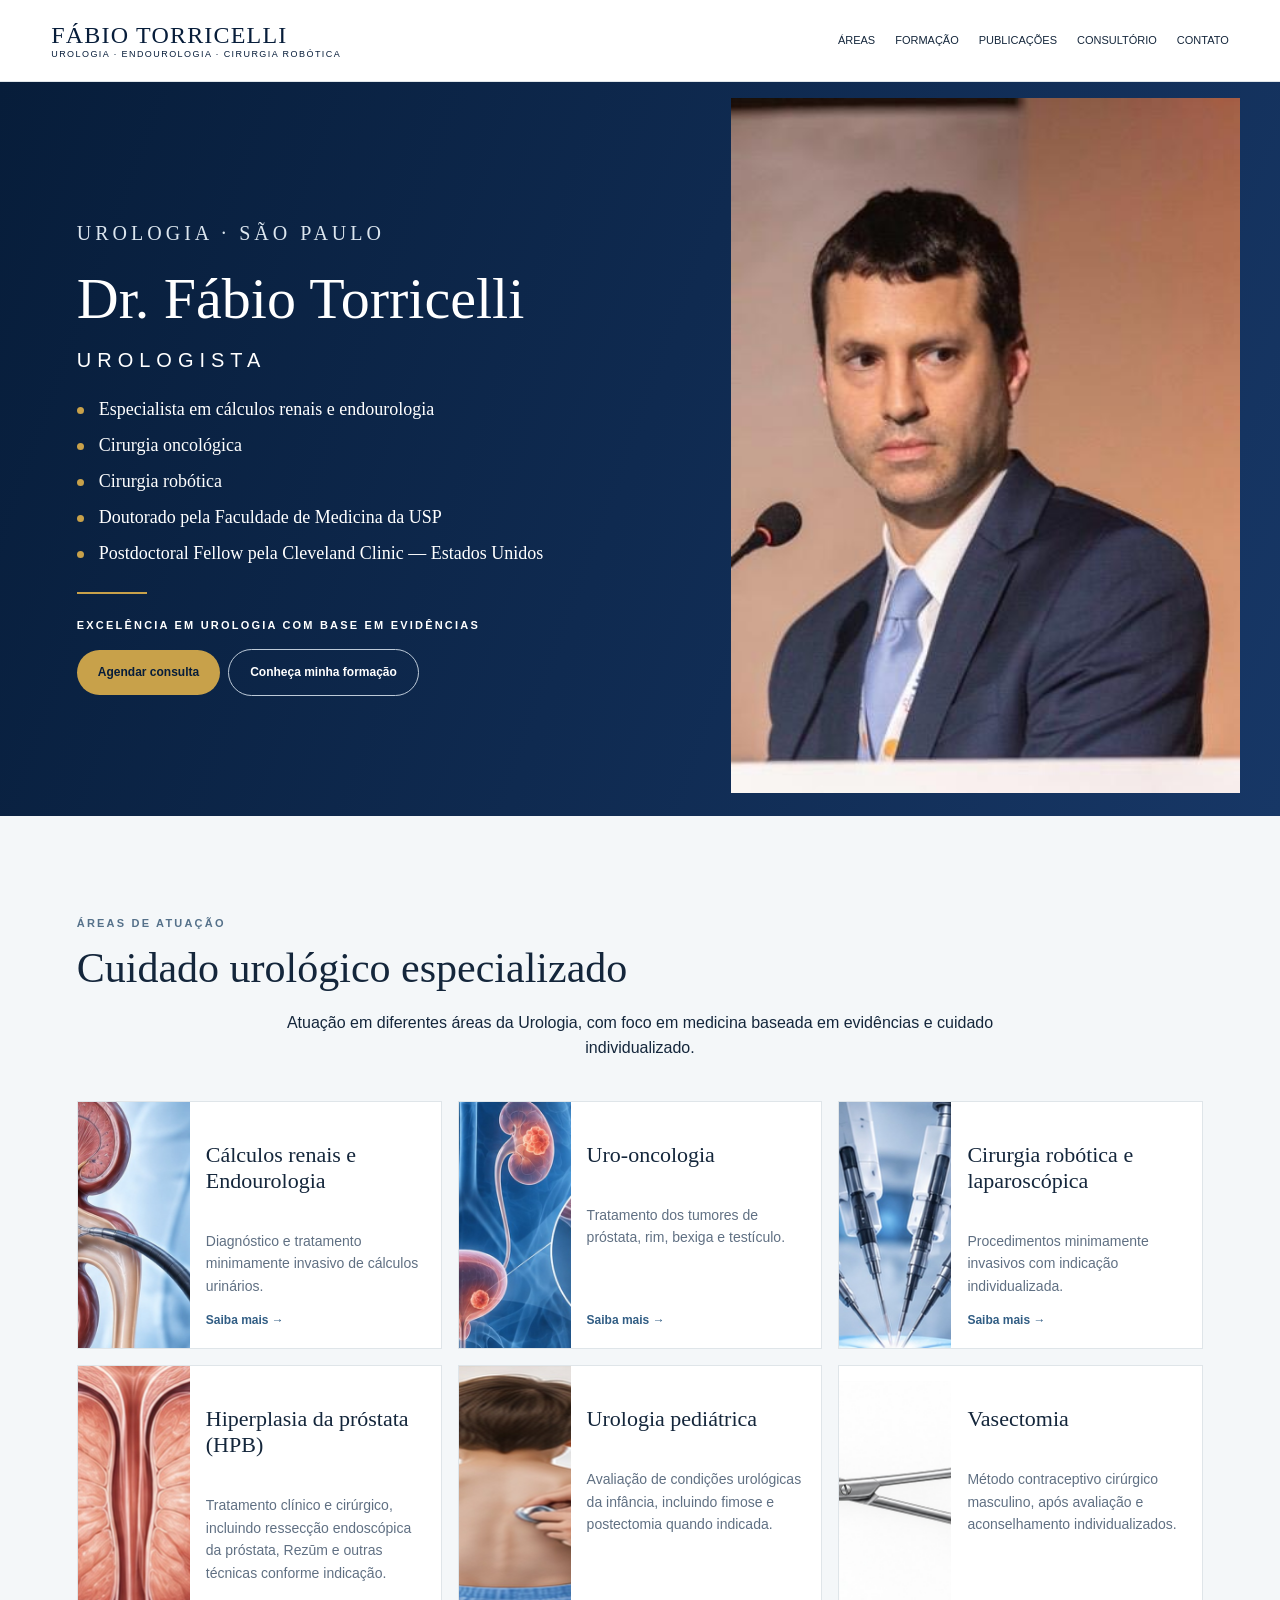
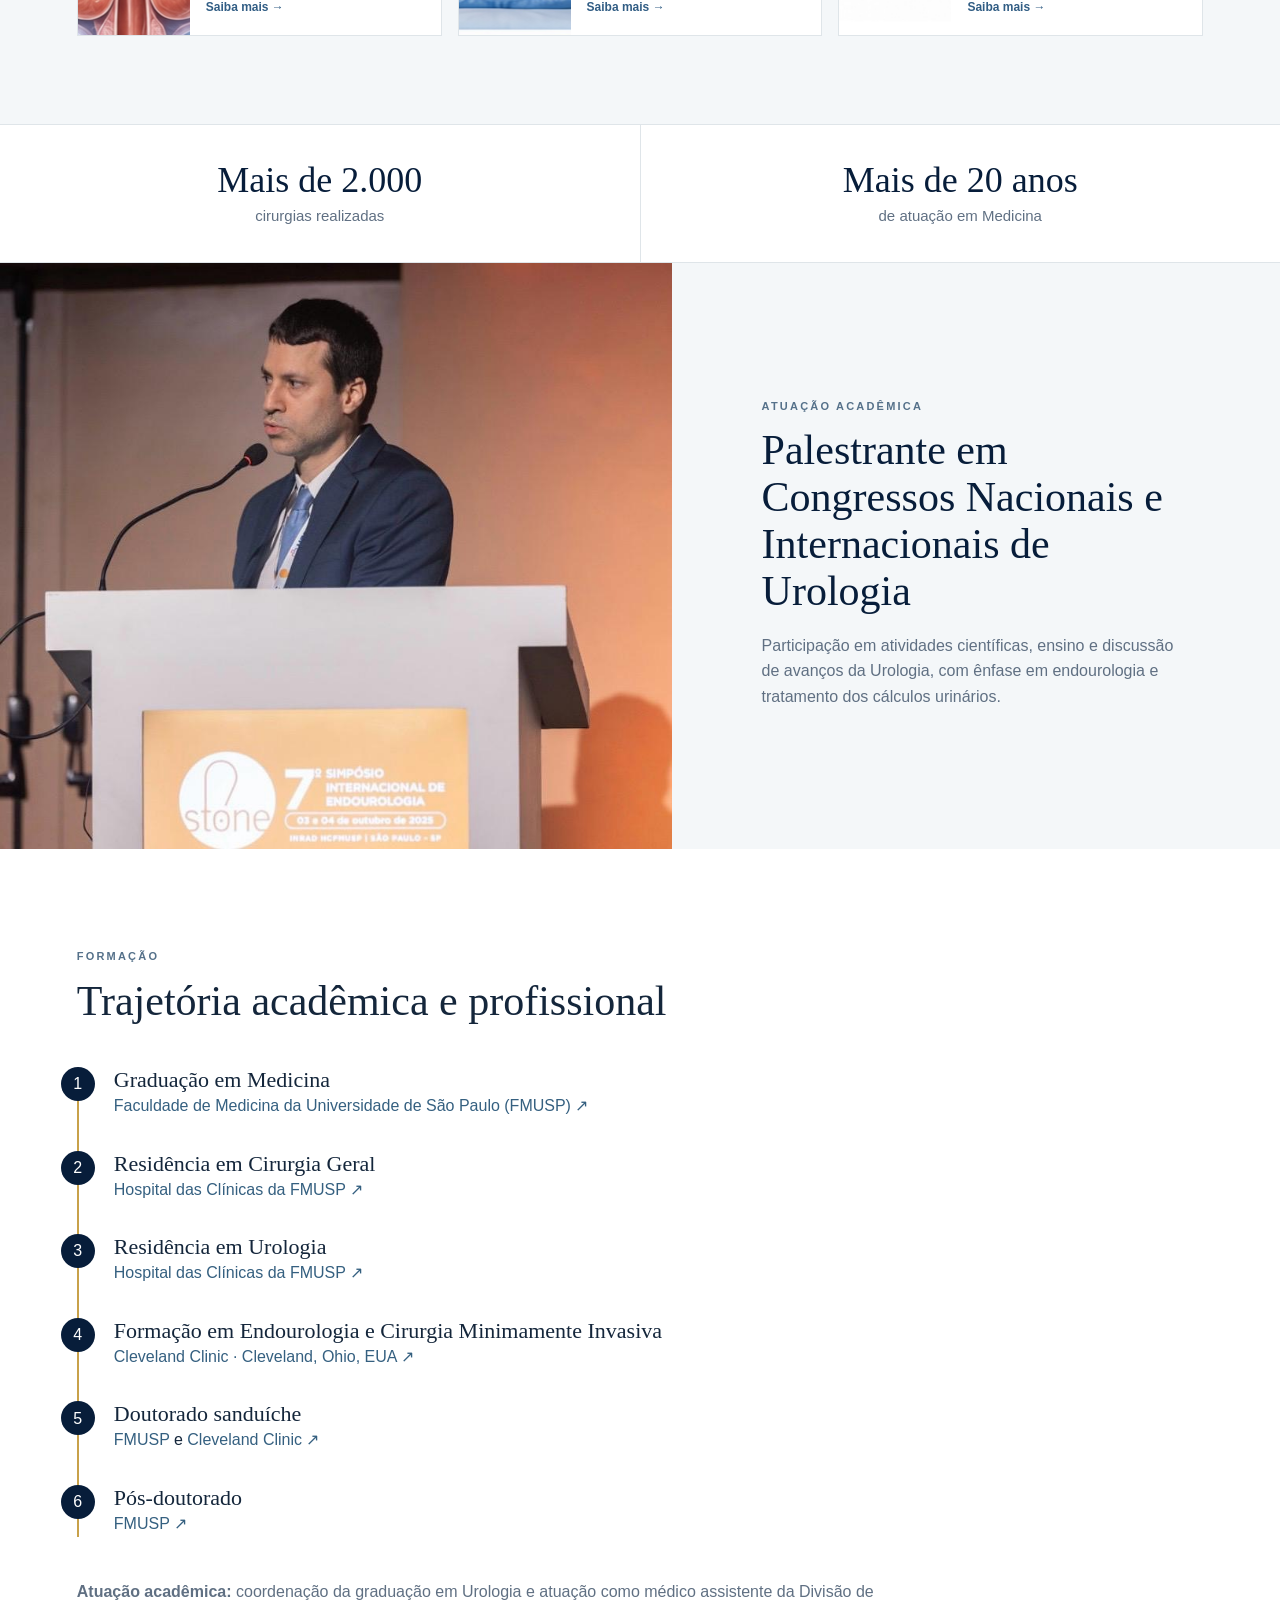
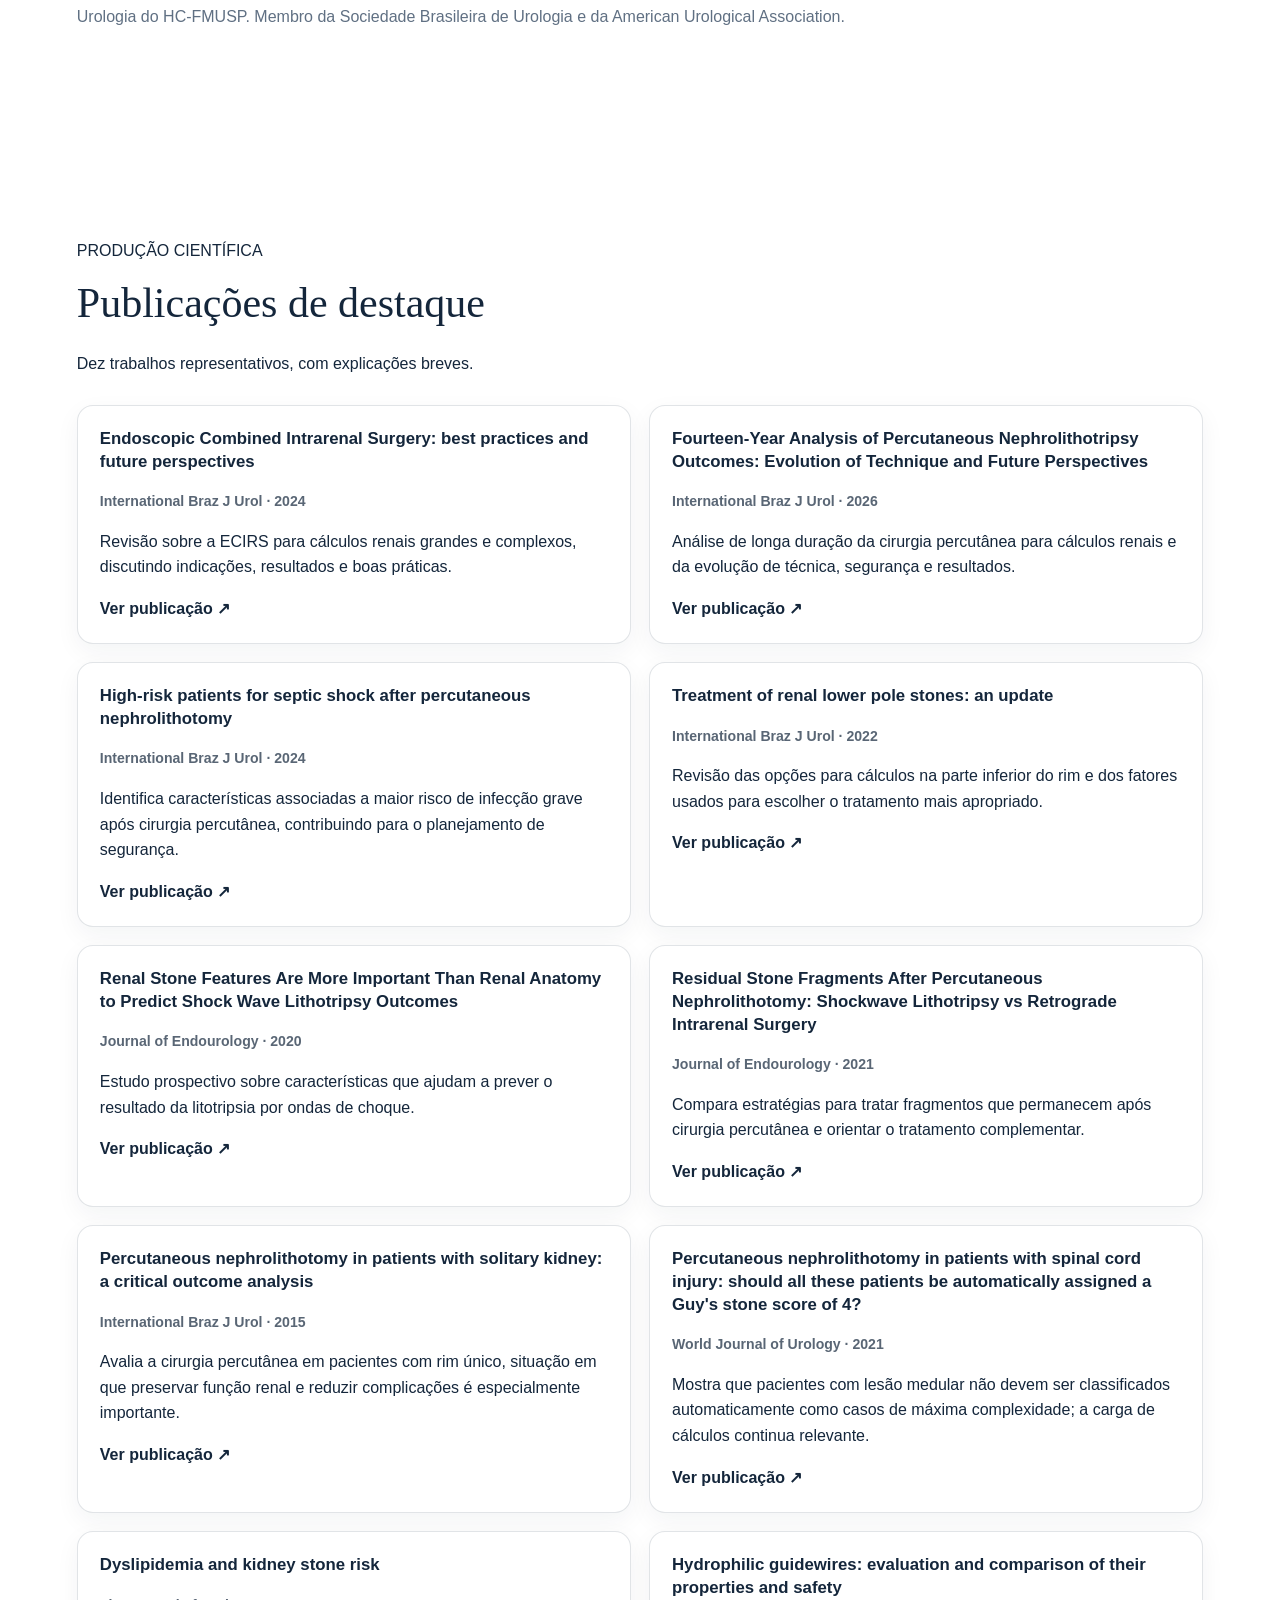
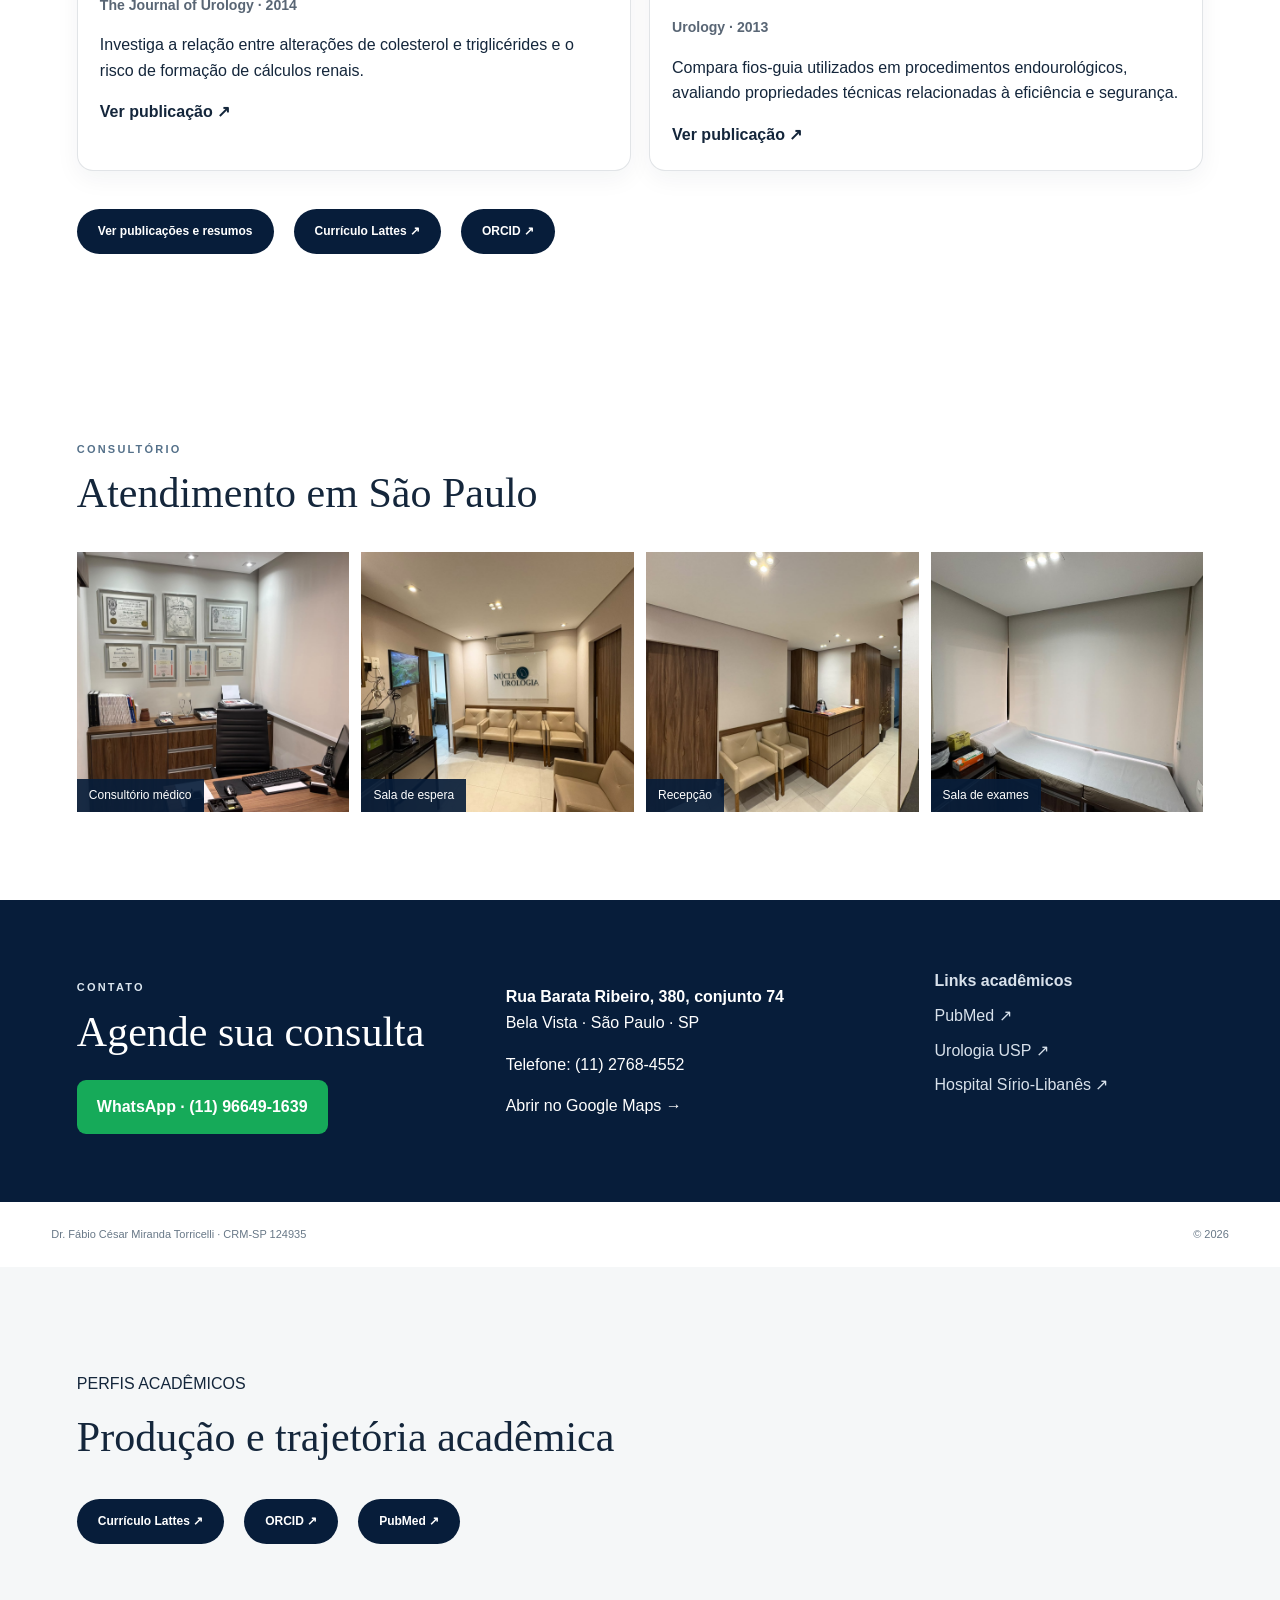
<file: index.html>
<!doctype html><html lang="pt-BR"><head><meta charset="utf-8"><meta name="viewport" content="width=device-width,initial-scale=1"><meta name="description" content="Dr. Fábio Torricelli, urologista em São Paulo. Atuação em cálculos renais, endourologia, uro-oncologia, cirurgia robótica, próstata e urologia pediátrica."><title>Dr. Fábio Torricelli | Urologista em São Paulo</title><link rel="canonical" href="https://fabiotorricelli.com.br/"><meta name="robots" content="index,follow,max-image-preview:large"><meta property="og:locale" content="pt_BR"><meta property="og:type" content="website"><meta property="og:site_name" content="Dr. Fábio Torricelli"><meta property="og:title" content="Dr. Fábio Torricelli | Urologista em São Paulo"><meta property="og:description" content="Dr. Fábio Torricelli, urologista em São Paulo com atuação em endourologia, tratamento de cálculos renais, uro-oncologia e cirurgia robótica."><meta property="og:url" content="https://fabiotorricelli.com.br/"><meta property="og:image" content="https://fabiotorricelli.com.br/assets/fabio.jpg"><meta name="twitter:card" content="summary_large_image"><link rel="icon" href="/favicon.svg" type="image/svg+xml"><link rel="stylesheet" href="style.css"><script type="application/ld+json">{"@context":"https://schema.org","@graph":[{"@type":"Person","name":"Fábio César Miranda Torricelli","honorificPrefix":"Dr.","url":"https://fabiotorricelli.com.br/","image":"https://fabiotorricelli.com.br/assets/fabio.jpg","jobTitle":"Urologista","sameAs":["http://lattes.cnpq.br/8539986611140744","https://orcid.org/0000-0002-5845-0894","https://pubmed.ncbi.nlm.nih.gov/?term=Torricelli+FCM%5BAuthor%5D"]},{"@type":"MedicalClinic","name":"Consultório Dr. Fábio Torricelli","url":"https://fabiotorricelli.com.br/","telephone":"+55 11 2768-4552","address":{"@type":"PostalAddress","streetAddress":"Rua Barata Ribeiro, 380, conjunto 74","addressLocality":"São Paulo","addressRegion":"SP","addressCountry":"BR"}}]}</script></head><body>
<header class="top"><a class="brand" href="#inicio">FÁBIO TORRICELLI<small>UROLOGIA · ENDOUROLOGIA · CIRURGIA ROBÓTICA</small></a><nav><a href="#areas">Áreas</a><a href="#formacao">Formação</a><a href="#publicacoes">Publicações</a><a href="#consultorio">Consultório</a><a href="#contato">Contato</a></nav></header>
<main><section id="inicio" class="hero"><div class="herocopy"><p class="ey light">UROLOGIA · SÃO PAULO</p><h1>Dr. Fábio Torricelli</h1><h2>Urologista</h2><ul class="hero-highlights">
<li>Especialista em cálculos renais e endourologia</li>
<li>Cirurgia oncológica</li>
<li>Cirurgia robótica</li>
<li>Doutorado pela Faculdade de Medicina da USP</li>
<li>Postdoctoral Fellow pela Cleveland Clinic — Estados Unidos</li>
</ul><div class="line"></div><strong class="tag">EXCELÊNCIA EM UROLOGIA COM BASE EM EVIDÊNCIAS</strong><br><a class="btn" href="#contato">Agendar consulta</a><a class="btn outline" href="#formacao">Conheça minha formação</a></div><figure><img src="assets/fabio.jpg" alt="Dr. Fábio Torricelli em apresentação científica"></figure></section>
<section id="areas" class="section soft"><p class="ey">ÁREAS DE ATUAÇÃO</p><h2>Cuidado urológico especializado</h2><p class="areas-intro">Atuação em diferentes áreas da Urologia, com foco em medicina baseada em evidências e cuidado individualizado.</p><div class="grid areas areas-final"><a class="card care care-compact" href="calculos-renais.html"><img src="assets/area-calculos-renais.jpg" alt="Cálculos renais e Endourologia" loading="lazy"><div class="care-body"><h3>Cálculos renais e Endourologia</h3><p>Diagnóstico e tratamento minimamente invasivo de cálculos urinários.</p><strong>Saiba mais →</strong></div></a><a class="card care care-compact" href="uro-oncologia.html"><img src="assets/area-uro-oncologia.jpg" alt="Uro-oncologia" loading="lazy"><div class="care-body"><h3>Uro-oncologia</h3><p>Tratamento dos tumores de próstata, rim, bexiga e testículo.</p><strong>Saiba mais →</strong></div></a><a class="card care care-compact" href="cirurgia-robotica.html"><img src="assets/area-cirurgia-robotica.jpg" alt="Cirurgia robótica e laparoscópica" loading="lazy"><div class="care-body"><h3>Cirurgia robótica e laparoscópica</h3><p>Procedimentos minimamente invasivos com indicação individualizada.</p><strong>Saiba mais →</strong></div></a><a class="card care care-compact" href="hiperplasia-prostatica.html"><img src="assets/area-hiperplasia-prostata.jpg" alt="Hiperplasia da próstata (HPB)" loading="lazy"><div class="care-body"><h3>Hiperplasia da próstata (HPB)</h3><p>Tratamento clínico e cirúrgico, incluindo ressecção endoscópica da próstata, Rezūm e outras técnicas conforme indicação.</p><strong>Saiba mais →</strong></div></a><a class="card care care-compact" href="urologia-pediatrica.html"><img src="assets/area-urologia-pediatrica.jpg" alt="Urologia pediátrica" loading="lazy"><div class="care-body"><h3>Urologia pediátrica</h3><p>Avaliação de condições urológicas da infância, incluindo fimose e postectomia quando indicada.</p><strong>Saiba mais →</strong></div></a><a class="card care care-compact" href="vasectomia.html"><img src="assets/area-vasectomia.jpg" alt="Vasectomia" loading="lazy"><div class="care-body"><h3>Vasectomia</h3><p>Método contraceptivo cirúrgico masculino, após avaliação e aconselhamento individualizados.</p><strong>Saiba mais →</strong></div></a></div></section>
<section class="credentials-strip" aria-label="Experiência profissional">
<div class="credential"><strong>Mais de 2.000</strong><span>cirurgias realizadas</span></div>
<div class="credential"><strong>Mais de 20 anos</strong><span>de atuação em Medicina</span></div>
</section>
<section class="speaker-feature">
<figure><img src="assets/fabio-palestrante.jpg" alt="Dr. Fábio Torricelli palestrando em congresso de Urologia" loading="lazy"></figure>
<div class="speaker-copy"><p class="ey">ATUAÇÃO ACADÊMICA</p><h2>Palestrante em Congressos Nacionais e Internacionais de Urologia</h2><p>Participação em atividades científicas, ensino e discussão de avanços da Urologia, com ênfase em endourologia e tratamento dos cálculos urinários.</p></div>
</section>
<section id="formacao" class="section"><p class="ey">FORMAÇÃO</p><h2>Trajetória acadêmica e profissional</h2><div class="timeline">
<div class="step"><i>1</i><strong>Graduação em Medicina</strong><a target="_blank" href="https://www.fm.usp.br/">Faculdade de Medicina da Universidade de São Paulo (FMUSP) ↗</a></div>
<div class="step"><i>2</i><strong>Residência em Cirurgia Geral</strong><a target="_blank" href="https://www.hc.fm.usp.br/">Hospital das Clínicas da FMUSP ↗</a></div>
<div class="step"><i>3</i><strong>Residência em Urologia</strong><a target="_blank" href="https://www.urologiausp.com.br/">Hospital das Clínicas da FMUSP ↗</a></div>
<div class="step"><i>4</i><strong>Formação em Endourologia e Cirurgia Minimamente Invasiva</strong><a target="_blank" href="https://my.clevelandclinic.org/">Cleveland Clinic · Cleveland, Ohio, EUA ↗</a></div>
<div class="step"><i>5</i><strong>Doutorado sanduíche</strong><a target="_blank" href="https://www.fm.usp.br/">FMUSP</a> e <a target="_blank" href="https://my.clevelandclinic.org/">Cleveland Clinic ↗</a></div>
<div class="step"><i>6</i><strong>Pós-doutorado</strong><a target="_blank" href="https://www.fm.usp.br/">FMUSP ↗</a></div></div>
<p class="wide"><strong>Atuação acadêmica:</strong> coordenação da graduação em Urologia e atuação como médico assistente da Divisão de Urologia do HC-FMUSP. Membro da Sociedade Brasileira de Urologia e da American Urological Association.</p></section>
<section id="publicacoes" class="section"><div class="container"><p class="eyebrow">PRODUÇÃO CIENTÍFICA</p><h2>Publicações de destaque</h2><p class="section-lead">Dez trabalhos representativos, com explicações breves.</p><div class="pub-grid"><article class="pub-card"><h3>Endoscopic Combined Intrarenal Surgery: best practices and future perspectives</h3><p class="pub-meta">International Braz J Urol · 2024</p><p>Revisão sobre a ECIRS para cálculos renais grandes e complexos, discutindo indicações, resultados e boas práticas.</p><a href="https://pubmed.ncbi.nlm.nih.gov/39226443/" target="_blank" rel="noopener">Ver publicação ↗</a></article><article class="pub-card"><h3>Fourteen-Year Analysis of Percutaneous Nephrolithotripsy Outcomes: Evolution of Technique and Future Perspectives</h3><p class="pub-meta">International Braz J Urol · 2026</p><p>Análise de longa duração da cirurgia percutânea para cálculos renais e da evolução de técnica, segurança e resultados.</p><a href="https://pubmed.ncbi.nlm.nih.gov/40856607/" target="_blank" rel="noopener">Ver publicação ↗</a></article><article class="pub-card"><h3>High-risk patients for septic shock after percutaneous nephrolithotomy</h3><p class="pub-meta">International Braz J Urol · 2024</p><p>Identifica características associadas a maior risco de infecção grave após cirurgia percutânea, contribuindo para o planejamento de segurança.</p><a href="https://pubmed.ncbi.nlm.nih.gov/39106114/" target="_blank" rel="noopener">Ver publicação ↗</a></article><article class="pub-card"><h3>Treatment of renal lower pole stones: an update</h3><p class="pub-meta">International Braz J Urol · 2022</p><p>Revisão das opções para cálculos na parte inferior do rim e dos fatores usados para escolher o tratamento mais apropriado.</p><a href="https://pubmed.ncbi.nlm.nih.gov/33861537/" target="_blank" rel="noopener">Ver publicação ↗</a></article><article class="pub-card"><h3>Renal Stone Features Are More Important Than Renal Anatomy to Predict Shock Wave Lithotripsy Outcomes</h3><p class="pub-meta">Journal of Endourology · 2020</p><p>Estudo prospectivo sobre características que ajudam a prever o resultado da litotripsia por ondas de choque.</p><a href="https://pubmed.ncbi.nlm.nih.gov/31595801/" target="_blank" rel="noopener">Ver publicação ↗</a></article><article class="pub-card"><h3>Residual Stone Fragments After Percutaneous Nephrolithotomy: Shockwave Lithotripsy vs Retrograde Intrarenal Surgery</h3><p class="pub-meta">Journal of Endourology · 2021</p><p>Compara estratégias para tratar fragmentos que permanecem após cirurgia percutânea e orientar o tratamento complementar.</p><a href="https://pubmed.ncbi.nlm.nih.gov/?term=%22Residual+Stone+Fragments+After+Percutaneous+Nephrolithotomy%22" target="_blank" rel="noopener">Ver publicação ↗</a></article><article class="pub-card"><h3>Percutaneous nephrolithotomy in patients with solitary kidney: a critical outcome analysis</h3><p class="pub-meta">International Braz J Urol · 2015</p><p>Avalia a cirurgia percutânea em pacientes com rim único, situação em que preservar função renal e reduzir complicações é especialmente importante.</p><a href="https://pubmed.ncbi.nlm.nih.gov/26200542/" target="_blank" rel="noopener">Ver publicação ↗</a></article><article class="pub-card"><h3>Percutaneous nephrolithotomy in patients with spinal cord injury: should all these patients be automatically assigned a Guy's stone score of 4?</h3><p class="pub-meta">World Journal of Urology · 2021</p><p>Mostra que pacientes com lesão medular não devem ser classificados automaticamente como casos de máxima complexidade; a carga de cálculos continua relevante.</p><a href="https://pubmed.ncbi.nlm.nih.gov/32930845/" target="_blank" rel="noopener">Ver publicação ↗</a></article><article class="pub-card"><h3>Dyslipidemia and kidney stone risk</h3><p class="pub-meta">The Journal of Urology · 2014</p><p>Investiga a relação entre alterações de colesterol e triglicérides e o risco de formação de cálculos renais.</p><a href="https://pubmed.ncbi.nlm.nih.gov/24055417/" target="_blank" rel="noopener">Ver publicação ↗</a></article><article class="pub-card"><h3>Hydrophilic guidewires: evaluation and comparison of their properties and safety</h3><p class="pub-meta">Urology · 2013</p><p>Compara fios-guia utilizados em procedimentos endourológicos, avaliando propriedades técnicas relacionadas à eficiência e segurança.</p><a href="https://pubmed.ncbi.nlm.nih.gov/23992968/" target="_blank" rel="noopener">Ver publicação ↗</a></article></div><div class="academic-links"><a class="btn" href="publicacoes.html">Ver publicações e resumos</a><a class="btn btn-outline" href="http://lattes.cnpq.br/8539986611140744" target="_blank" rel="noopener">Currículo Lattes ↗</a><a class="btn btn-outline" href="https://orcid.org/0000-0002-5845-0894" target="_blank" rel="noopener">ORCID ↗</a></div></div></section>
<section id="consultorio" class="section"><p class="ey">CONSULTÓRIO</p><h2>Atendimento em São Paulo</h2><div class="gallery"><figure><img src="assets/consultorio.jpg"><figcaption>Consultório médico</figcaption></figure><figure><img src="assets/espera.jpg"><figcaption>Sala de espera</figcaption></figure><figure><img src="assets/recepcao.jpg"><figcaption>Recepção</figcaption></figure><figure><img src="assets/exames.jpg"><figcaption>Sala de exames</figcaption></figure></div></section>
<section id="contato" class="contact"><div><p class="ey light">CONTATO</p><h2>Agende sua consulta</h2><a class="wa" target="_blank" href="https://wa.me/5511966491639?text=Ol%C3%A1%2C%20gostaria%20de%20informa%C3%A7%C3%B5es%20para%20agendar%20uma%20consulta%20com%20o%20Dr.%20F%C3%A1bio%20Torricelli.">WhatsApp · (11) 96649-1639</a></div><div><p><b>Rua Barata Ribeiro, 380, conjunto 74</b><br>Bela Vista · São Paulo · SP</p><p>Telefone: <a href="tel:+551127684552">(11) 2768-4552</a></p><a target="_blank" href="https://www.google.com/maps/search/?api=1&query=Rua+Barata+Ribeiro+380+Sao+Paulo">Abrir no Google Maps →</a></div><div class="links"><b>Links acadêmicos</b><a target="_blank" href="https://pubmed.ncbi.nlm.nih.gov/?term=Torricelli+FCM%5BAuthor%5D">PubMed ↗</a><a target="_blank" href="https://www.urologiausp.com.br/pos-graduacao-corpo-docente-br">Urologia USP ↗</a><a target="_blank" href="https://hospitalsiriolibanes.org.br/encontre-seu-medico/fabio-cesar-miranda-torricelli-crm-124935">Hospital Sírio-Libanês ↗</a></div></section></main><footer><span>Dr. Fábio César Miranda Torricelli · CRM-SP 124935</span><span>© 2026</span></footer><section class="section section-soft" id="perfis-academicos"><div class="container"><p class="eyebrow">PERFIS ACADÊMICOS</p><h2>Produção e trajetória acadêmica</h2><div class="academic-links"><a class="btn btn-outline" href="http://lattes.cnpq.br/8539986611140744" target="_blank" rel="noopener">Currículo Lattes ↗</a><a class="btn btn-outline" href="https://orcid.org/0000-0002-5845-0894" target="_blank" rel="noopener">ORCID ↗</a><a class="btn btn-outline" href="https://pubmed.ncbi.nlm.nih.gov/?term=Torricelli+FCM%5BAuthor%5D" target="_blank" rel="noopener">PubMed ↗</a></div></div></section></body></html>
</file>
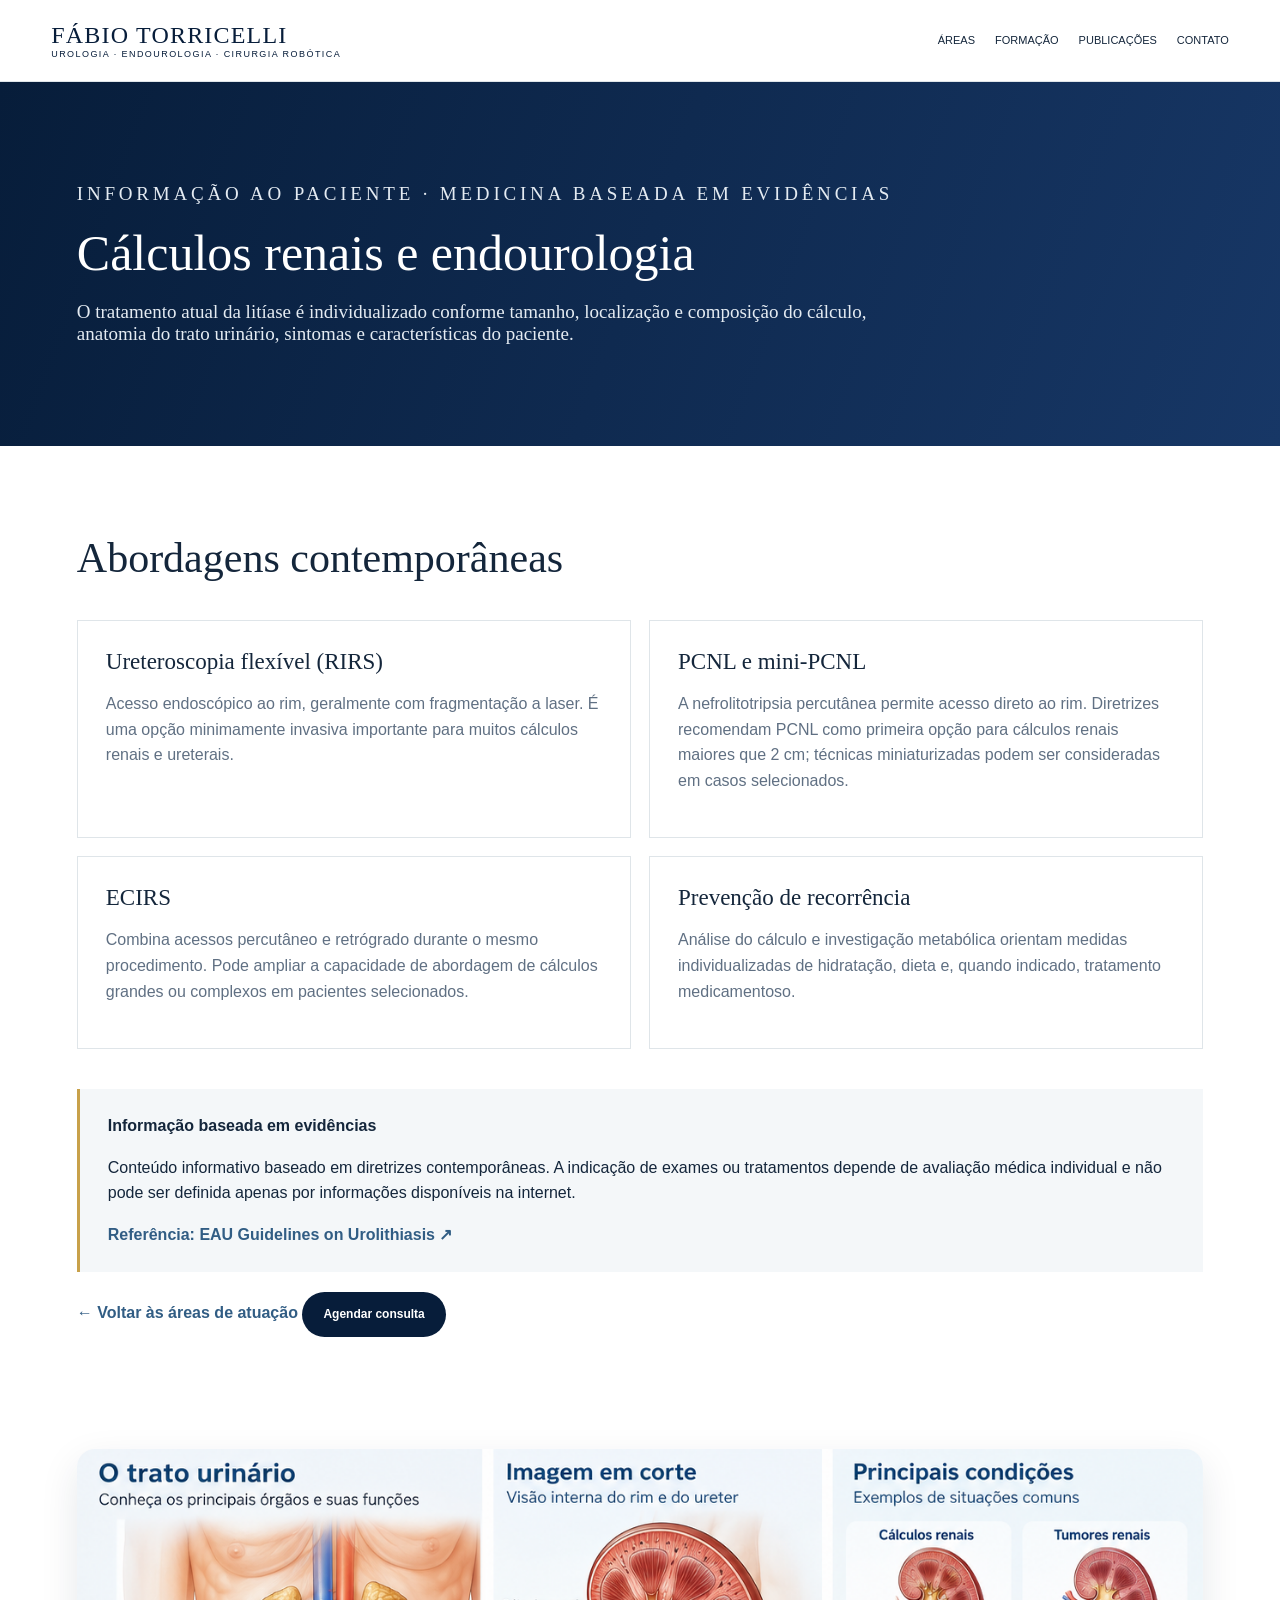
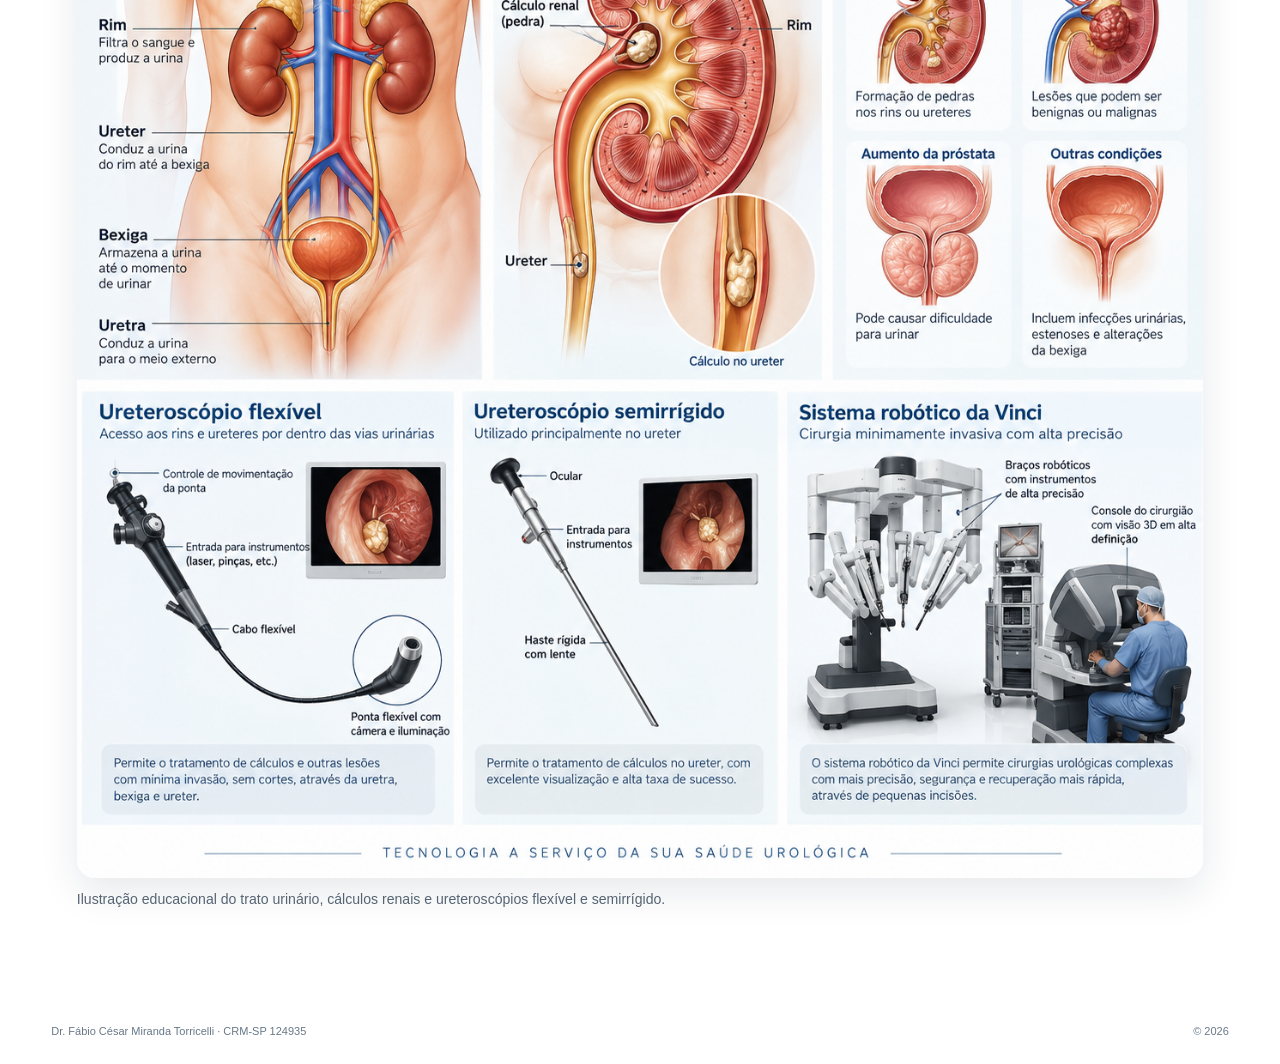
<file: calculos-renais.html>
<!doctype html><html lang="pt-BR"><head><meta charset="utf-8"><meta name="viewport" content="width=device-width,initial-scale=1"><meta name="description" content="Diagnóstico e tratamento de cálculos renais em São Paulo, incluindo ureteroscopia, cirurgia intrarrenal, PCNL e técnicas endourológicas minimamente invasivas."><title>Cálculos Renais e Endourologia em São Paulo | Dr. Fábio Torricelli</title><link rel="canonical" href="https://fabiotorricelli.com.br/calculos-renais.html"><meta name="robots" content="index,follow,max-image-preview:large"><meta property="og:locale" content="pt_BR"><meta property="og:type" content="website"><meta property="og:site_name" content="Dr. Fábio Torricelli"><meta property="og:title" content="Cálculos Renais e Endourologia | Dr. Fábio Torricelli"><meta property="og:description" content="Tratamento de cálculos renais, ureteroscopia flexível, PCNL, mini-PCNL, ECIRS e prevenção de recorrência."><meta property="og:url" content="https://fabiotorricelli.com.br/calculos-renais.html"><meta property="og:image" content="https://fabiotorricelli.com.br/assets/fabio.jpg"><meta name="twitter:card" content="summary_large_image"><link rel="icon" href="/favicon.svg" type="image/svg+xml"><link rel="stylesheet" href="style.css"></head><body><header class="top"><a class="brand" href="index.html">FÁBIO TORRICELLI<small>UROLOGIA · ENDOUROLOGIA · CIRURGIA ROBÓTICA</small></a><nav><a href="index.html#areas">Áreas</a><a href="index.html#formacao">Formação</a><a href="index.html#publicacoes">Publicações</a><a href="index.html#contato">Contato</a></nav></header><main><section class="treatment-hero"><p class="ey light">INFORMAÇÃO AO PACIENTE · MEDICINA BASEADA EM EVIDÊNCIAS</p><h1>Cálculos renais e endourologia</h1><p>O tratamento atual da litíase é individualizado conforme tamanho, localização e composição do cálculo, anatomia do trato urinário, sintomas e características do paciente.</p></section><section class="section"><h2>Abordagens contemporâneas</h2><div class="treatments"><article class="treatment"><h3>Ureteroscopia flexível (RIRS)</h3><p>Acesso endoscópico ao rim, geralmente com fragmentação a laser. É uma opção minimamente invasiva importante para muitos cálculos renais e ureterais.</p></article><article class="treatment"><h3>PCNL e mini-PCNL</h3><p>A nefrolitotripsia percutânea permite acesso direto ao rim. Diretrizes recomendam PCNL como primeira opção para cálculos renais maiores que 2 cm; técnicas miniaturizadas podem ser consideradas em casos selecionados.</p></article><article class="treatment"><h3>ECIRS</h3><p>Combina acessos percutâneo e retrógrado durante o mesmo procedimento. Pode ampliar a capacidade de abordagem de cálculos grandes ou complexos em pacientes selecionados.</p></article><article class="treatment"><h3>Prevenção de recorrência</h3><p>Análise do cálculo e investigação metabólica orientam medidas individualizadas de hidratação, dieta e, quando indicado, tratamento medicamentoso.</p></article></div><div class="evidence"><strong>Informação baseada em evidências</strong><p>Conteúdo informativo baseado em diretrizes contemporâneas. A indicação de exames ou tratamentos depende de avaliação médica individual e não pode ser definida apenas por informações disponíveis na internet.</p><a target="_blank" rel="noopener" href="https://uroweb.org/guidelines/urolithiasis/chapter/guidelines">Referência: EAU Guidelines on Urolithiasis ↗</a></div><a class="back" href="index.html#areas">← Voltar às áreas de atuação</a> <a class="btn" href="index.html#contato">Agendar consulta</a></section><section class="section medical-visual"><div class="container">
    <figure class="medical-figure"><img src="assets/endourologia-ureteroscopios.png" alt="Ilustração educacional do trato urinário, cálculos renais e ureteroscópios flexível e semirrígido." loading="lazy">
    <figcaption>Ilustração educacional do trato urinário, cálculos renais e ureteroscópios flexível e semirrígido.</figcaption></figure></div></section></main><footer><span>Dr. Fábio César Miranda Torricelli · CRM-SP 124935</span><span>© 2026</span></footer></body></html>
</file>
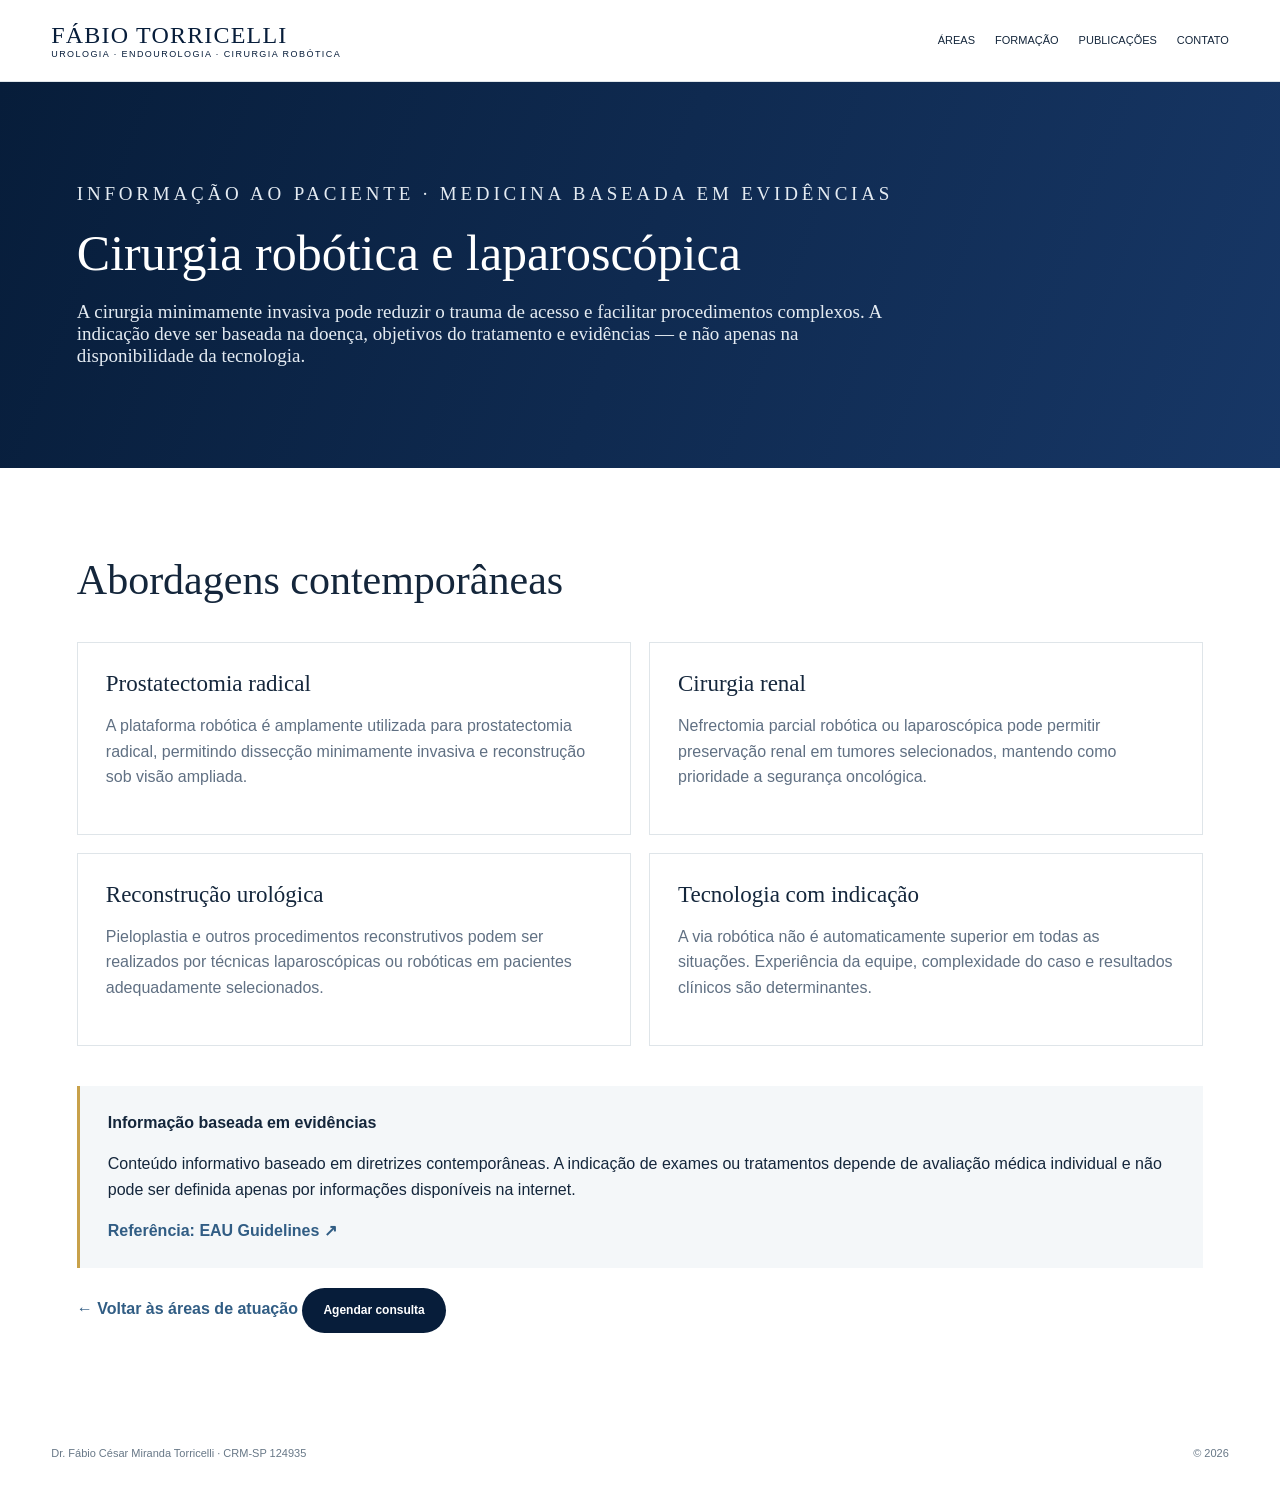
<file: cirurgia-robotica.html>
<!doctype html><html lang="pt-BR"><head><meta charset="utf-8"><meta name="viewport" content="width=device-width,initial-scale=1"><meta name="description" content="Cirurgia urológica robótica e laparoscópica em São Paulo para indicações selecionadas, com abordagem minimamente invasiva e planejamento individualizado."><title>Cirurgia Robótica Urológica em São Paulo | Dr. Fábio Torricelli</title><link rel="canonical" href="https://fabiotorricelli.com.br/cirurgia-robotica.html"><meta name="robots" content="index,follow,max-image-preview:large"><meta property="og:locale" content="pt_BR"><meta property="og:type" content="website"><meta property="og:site_name" content="Dr. Fábio Torricelli"><meta property="og:title" content="Cirurgia Robótica e Laparoscópica | Dr. Fábio Torricelli"><meta property="og:description" content="Cirurgia urológica robótica e laparoscópica, incluindo próstata, rim e reconstrução urológica."><meta property="og:url" content="https://fabiotorricelli.com.br/cirurgia-robotica.html"><meta property="og:image" content="https://fabiotorricelli.com.br/assets/fabio.jpg"><meta name="twitter:card" content="summary_large_image"><link rel="icon" href="/favicon.svg" type="image/svg+xml"><link rel="stylesheet" href="style.css"></head><body><header class="top"><a class="brand" href="index.html">FÁBIO TORRICELLI<small>UROLOGIA · ENDOUROLOGIA · CIRURGIA ROBÓTICA</small></a><nav><a href="index.html#areas">Áreas</a><a href="index.html#formacao">Formação</a><a href="index.html#publicacoes">Publicações</a><a href="index.html#contato">Contato</a></nav></header><main><section class="treatment-hero"><p class="ey light">INFORMAÇÃO AO PACIENTE · MEDICINA BASEADA EM EVIDÊNCIAS</p><h1>Cirurgia robótica e laparoscópica</h1><p>A cirurgia minimamente invasiva pode reduzir o trauma de acesso e facilitar procedimentos complexos. A indicação deve ser baseada na doença, objetivos do tratamento e evidências — e não apenas na disponibilidade da tecnologia.</p></section><section class="section"><h2>Abordagens contemporâneas</h2><div class="treatments"><article class="treatment"><h3>Prostatectomia radical</h3><p>A plataforma robótica é amplamente utilizada para prostatectomia radical, permitindo dissecção minimamente invasiva e reconstrução sob visão ampliada.</p></article><article class="treatment"><h3>Cirurgia renal</h3><p>Nefrectomia parcial robótica ou laparoscópica pode permitir preservação renal em tumores selecionados, mantendo como prioridade a segurança oncológica.</p></article><article class="treatment"><h3>Reconstrução urológica</h3><p>Pieloplastia e outros procedimentos reconstrutivos podem ser realizados por técnicas laparoscópicas ou robóticas em pacientes adequadamente selecionados.</p></article><article class="treatment"><h3>Tecnologia com indicação</h3><p>A via robótica não é automaticamente superior em todas as situações. Experiência da equipe, complexidade do caso e resultados clínicos são determinantes.</p></article></div><div class="evidence"><strong>Informação baseada em evidências</strong><p>Conteúdo informativo baseado em diretrizes contemporâneas. A indicação de exames ou tratamentos depende de avaliação médica individual e não pode ser definida apenas por informações disponíveis na internet.</p><a target="_blank" rel="noopener" href="https://uroweb.org/guidelines">Referência: EAU Guidelines ↗</a></div><a class="back" href="index.html#areas">← Voltar às áreas de atuação</a> <a class="btn" href="index.html#contato">Agendar consulta</a></section></main><footer><span>Dr. Fábio César Miranda Torricelli · CRM-SP 124935</span><span>© 2026</span></footer></body></html>
</file>
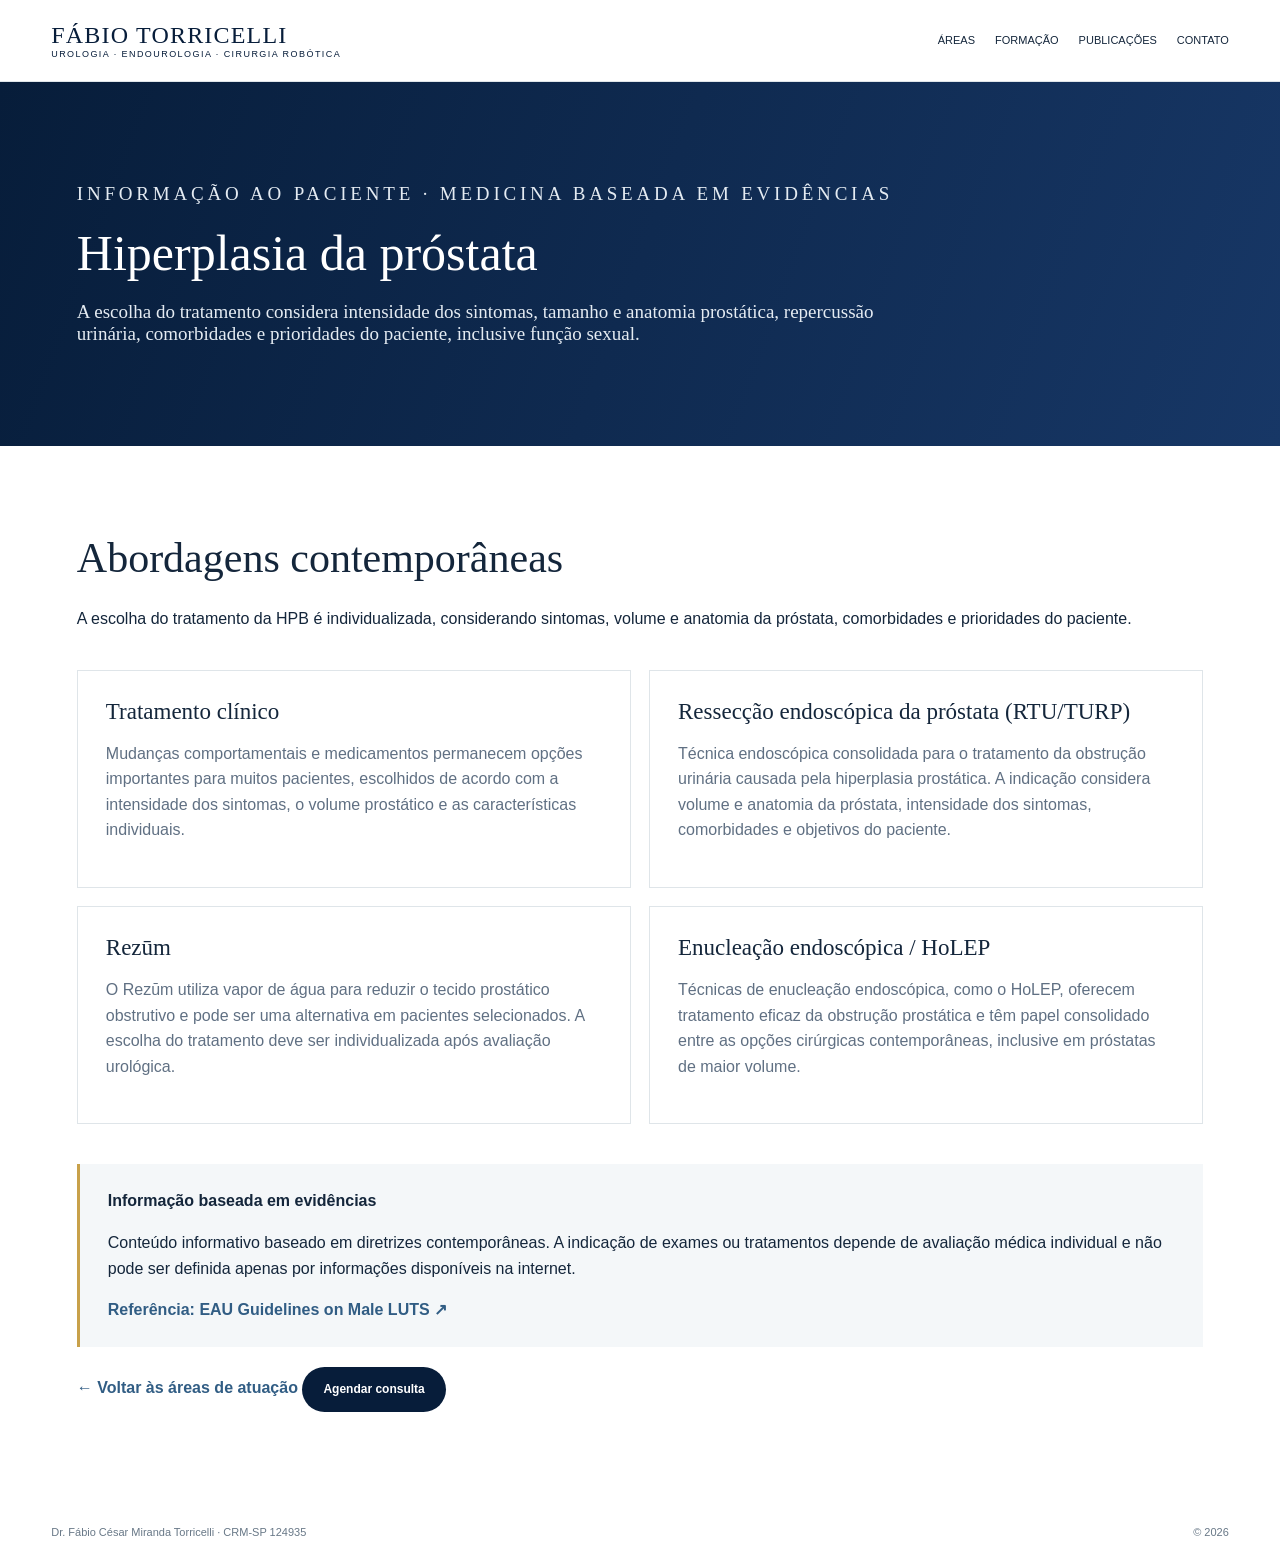
<file: hiperplasia-prostatica.html>
<!doctype html><html lang="pt-BR"><head><meta charset="utf-8"><meta name="viewport" content="width=device-width,initial-scale=1"><meta name="description" content="Avaliação e tratamento da hiperplasia prostática benigna em São Paulo, incluindo tratamento clínico e técnicas endoscópicas modernas quando indicadas."><title>Hiperplasia da Próstata em São Paulo | Dr. Fábio Torricelli</title><link rel="canonical" href="https://fabiotorricelli.com.br/hiperplasia-prostatica.html"><meta name="robots" content="index,follow,max-image-preview:large"><meta property="og:locale" content="pt_BR"><meta property="og:type" content="website"><meta property="og:site_name" content="Dr. Fábio Torricelli"><meta property="og:title" content="Hiperplasia da Próstata | Dr. Fábio Torricelli"><meta property="og:description" content="Hiperplasia prostática: tratamento clínico e opções cirúrgicas contemporâneas baseadas em evidências."><meta property="og:url" content="https://fabiotorricelli.com.br/hiperplasia-prostatica.html"><meta property="og:image" content="https://fabiotorricelli.com.br/assets/fabio.jpg"><meta name="twitter:card" content="summary_large_image"><link rel="icon" href="/favicon.svg" type="image/svg+xml"><link rel="stylesheet" href="style.css"></head><body><header class="top"><a class="brand" href="index.html">FÁBIO TORRICELLI<small>UROLOGIA · ENDOUROLOGIA · CIRURGIA ROBÓTICA</small></a><nav><a href="index.html#areas">Áreas</a><a href="index.html#formacao">Formação</a><a href="index.html#publicacoes">Publicações</a><a href="index.html#contato">Contato</a></nav></header><main><section class="treatment-hero"><p class="ey light">INFORMAÇÃO AO PACIENTE · MEDICINA BASEADA EM EVIDÊNCIAS</p><h1>Hiperplasia da próstata</h1><p>A escolha do tratamento considera intensidade dos sintomas, tamanho e anatomia prostática, repercussão urinária, comorbidades e prioridades do paciente, inclusive função sexual.</p></section><section class="section"><h2>Abordagens contemporâneas</h2>
<p>A escolha do tratamento da HPB é individualizada, considerando sintomas, volume e anatomia da próstata, comorbidades e prioridades do paciente.</p>
<div class="treatments">
<article class="treatment"><h3>Tratamento clínico</h3><p>Mudanças comportamentais e medicamentos permanecem opções importantes para muitos pacientes, escolhidos de acordo com a intensidade dos sintomas, o volume prostático e as características individuais.</p></article>
<article class="treatment"><h3>Ressecção endoscópica da próstata (RTU/TURP)</h3><p>Técnica endoscópica consolidada para o tratamento da obstrução urinária causada pela hiperplasia prostática. A indicação considera volume e anatomia da próstata, intensidade dos sintomas, comorbidades e objetivos do paciente.</p></article>
<article class="treatment"><h3>Rezūm</h3><p>O Rezūm utiliza vapor de água para reduzir o tecido prostático obstrutivo e pode ser uma alternativa em pacientes selecionados. A escolha do tratamento deve ser individualizada após avaliação urológica.</p></article>
<article class="treatment"><h3>Enucleação endoscópica / HoLEP</h3><p>Técnicas de enucleação endoscópica, como o HoLEP, oferecem tratamento eficaz da obstrução prostática e têm papel consolidado entre as opções cirúrgicas contemporâneas, inclusive em próstatas de maior volume.</p></article>
</div>
<div class="evidence"><strong>Informação baseada em evidências</strong><p>Conteúdo informativo baseado em diretrizes contemporâneas. A indicação de exames ou tratamentos depende de avaliação médica individual e não pode ser definida apenas por informações disponíveis na internet.</p><a target="_blank" rel="noopener" href="https://uroweb.org/guidelines/management-of-non-neurogenic-male-luts/chapter/disease-management">Referência: EAU Guidelines on Male LUTS ↗</a></div>
<a class="back" href="index.html#areas">← Voltar às áreas de atuação</a> <a class="btn" href="index.html#contato">Agendar consulta</a></section></main><footer><span>Dr. Fábio César Miranda Torricelli · CRM-SP 124935</span><span>© 2026</span></footer></body></html>
</file>
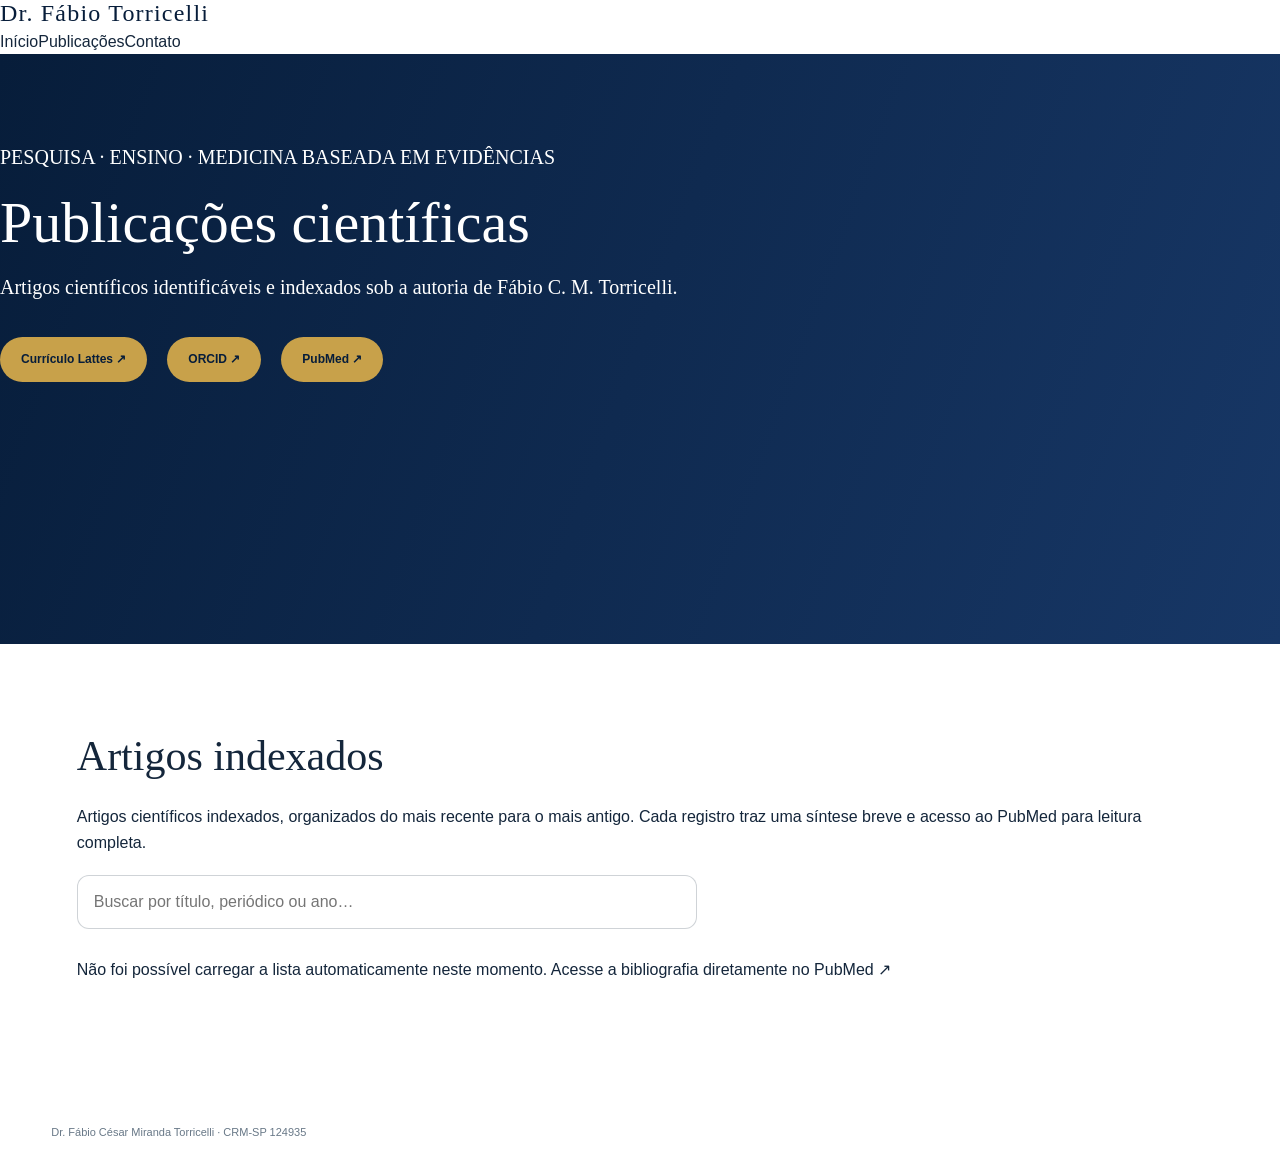
<file: publicacoes.html>
<!doctype html><html lang="pt-BR"><head><meta charset="utf-8"><meta name="viewport" content="width=device-width,initial-scale=1"><title>Publicações Científicas | Dr. Fábio Torricelli</title><meta name="description" content="Publicações científicas indexadas do Dr. Fábio Torricelli em urologia, endourologia, cálculos renais e cirurgia minimamente invasiva."><link rel="canonical" href="https://fabiotorricelli.com.br/publicacoes.html"><meta name="robots" content="index,follow,max-image-preview:large"><meta property="og:locale" content="pt_BR"><meta property="og:type" content="website"><meta property="og:title" content="Publicações Científicas | Dr. Fábio Torricelli"><meta property="og:image" content="https://fabiotorricelli.com.br/assets/fabio.jpg"><link rel="icon" href="/favicon.svg" type="image/svg+xml"><link rel="stylesheet" href="style.css"></head><body><header class="topbar"><div class="container nav"><a class="brand" href="index.html">Dr. Fábio Torricelli</a><nav><a href="index.html">Início</a><a href="#artigos">Publicações</a><a href="index.html#contato">Contato</a></nav></div></header><main>
<section class="hero hero-small"><div class="container">
<p class="eyebrow">PESQUISA · ENSINO · MEDICINA BASEADA EM EVIDÊNCIAS</p>
<h1>Publicações científicas</h1>
<p>Artigos científicos identificáveis e indexados sob a autoria de Fábio C. M. Torricelli.</p>
<div class="academic-links">
<a class="btn btn-outline" href="http://lattes.cnpq.br/8539986611140744" target="_blank" rel="noopener">Currículo Lattes ↗</a>
<a class="btn btn-outline" href="https://orcid.org/0000-0002-5845-0894" target="_blank" rel="noopener">ORCID ↗</a>
<a class="btn btn-outline" href="https://pubmed.ncbi.nlm.nih.gov/?term=Torricelli+FCM%5BAuthor%5D" target="_blank" rel="noopener">PubMed ↗</a>
</div></div></section>
<section class="section"><div class="container">
<h2>Artigos indexados</h2>
<p class="section-lead">Artigos científicos indexados, organizados do mais recente para o mais antigo. Cada registro traz uma síntese breve e acesso ao PubMed para leitura completa.</p>
<div class="pub-tools"><input id="pubSearch" type="search" placeholder="Buscar por título, periódico ou ano…" aria-label="Buscar publicações"><span id="pubCount"></span></div>
<div id="pubStatus" class="pub-status">Carregando publicações indexadas…</div>
<div id="pubAll" class="pub-list"></div>
<noscript><p>Ative o JavaScript para carregar automaticamente a bibliografia. A lista completa também está disponível no <a href="https://pubmed.ncbi.nlm.nih.gov/?term=Torricelli+FCM%5BAuthor%5D">PubMed</a>.</p></noscript>
</div></section>
</main>
<script>
const Q='Torricelli FCM[Author]';
let records=[];
function esc(s){return (s||'').replace(/[&<>"']/g,m=>({'&':'&amp;','<':'&lt;','>':'&gt;','"':'&quot;',"'":'&#039;'}[m]));}
function textOf(node){return node?node.textContent.trim():'';}
function render(list){
 const box=document.getElementById('pubAll'); document.getElementById('pubCount').textContent=list.length+' artigos';
 box.innerHTML=list.map(r=>`<article class="pub-row">
   <div class="pub-year">${esc(r.year)}</div>
   <div class="pub-body">
     <h3>${esc(r.title)}</h3>
     <p class="pub-meta">${esc(r.journal)}</p>
     <p class="pub-summary">${esc(r.abstract||'Consulte o registro no PubMed para resumo e detalhes do artigo.')}</p>
     <a class="pubmed-link" href="https://pubmed.ncbi.nlm.nih.gov/${r.pmid}/" target="_blank" rel="noopener">PubMed →</a>
   </div>
 </article>`).join('');
}
async function loadPubs(){
 try{
  const es=await fetch('https://eutils.ncbi.nlm.nih.gov/entrez/eutils/esearch.fcgi?db=pubmed&retmode=json&retmax=500&sort=pub+date&term='+encodeURIComponent(Q));
  const ids=(await es.json()).esearchresult.idlist;
  if(!ids.length) throw new Error('Nenhum registro encontrado');
  const ef=await fetch('https://eutils.ncbi.nlm.nih.gov/entrez/eutils/efetch.fcgi?db=pubmed&retmode=xml&id='+ids.join(','));
  const xml=new DOMParser().parseFromString(await ef.text(),'text/xml');
  records=[...xml.querySelectorAll('PubmedArticle')].map(a=>{
    const art=a.querySelector('Article'), cit=a.querySelector('MedlineCitation');
    const title=textOf(art?.querySelector('ArticleTitle'));
    const journal=textOf(art?.querySelector('Journal Title'))||textOf(art?.querySelector('ISOAbbreviation'));
    const year=textOf(art?.querySelector('JournalIssue PubDate Year'))||textOf(art?.querySelector('JournalIssue PubDate MedlineDate')).slice(0,4);
    const abstract=[...art?.querySelectorAll('Abstract AbstractText')||[]].map(x=>textOf(x)).join(' ');
    const pmid=textOf(cit?.querySelector('PMID'));
    let doi=''; [...a.querySelectorAll('ArticleId')].forEach(x=>{if(x.getAttribute('IdType')==='doi') doi=textOf(x);});
    return {title,journal,year,abstract,pmid,doi};
  }).filter(r=>r.title&&r.pmid);
  document.getElementById('pubStatus').style.display='none'; render(records);
 }catch(e){
  document.getElementById('pubStatus').innerHTML='Não foi possível carregar a lista automaticamente neste momento. <a href="https://pubmed.ncbi.nlm.nih.gov/?term=Torricelli+FCM%5BAuthor%5D" target="_blank" rel="noopener">Acesse a bibliografia diretamente no PubMed ↗</a>';
 }
}
document.getElementById('pubSearch').addEventListener('input',e=>{
 const q=e.target.value.toLowerCase().trim();
 render(records.filter(r=>!q||[r.title,r.journal,r.year].join(' ').toLowerCase().includes(q)));
});
loadPubs();
</script><footer><div class="container"><p>Dr. Fábio César Miranda Torricelli · CRM-SP 124935</p></div></footer></body></html>
</file>
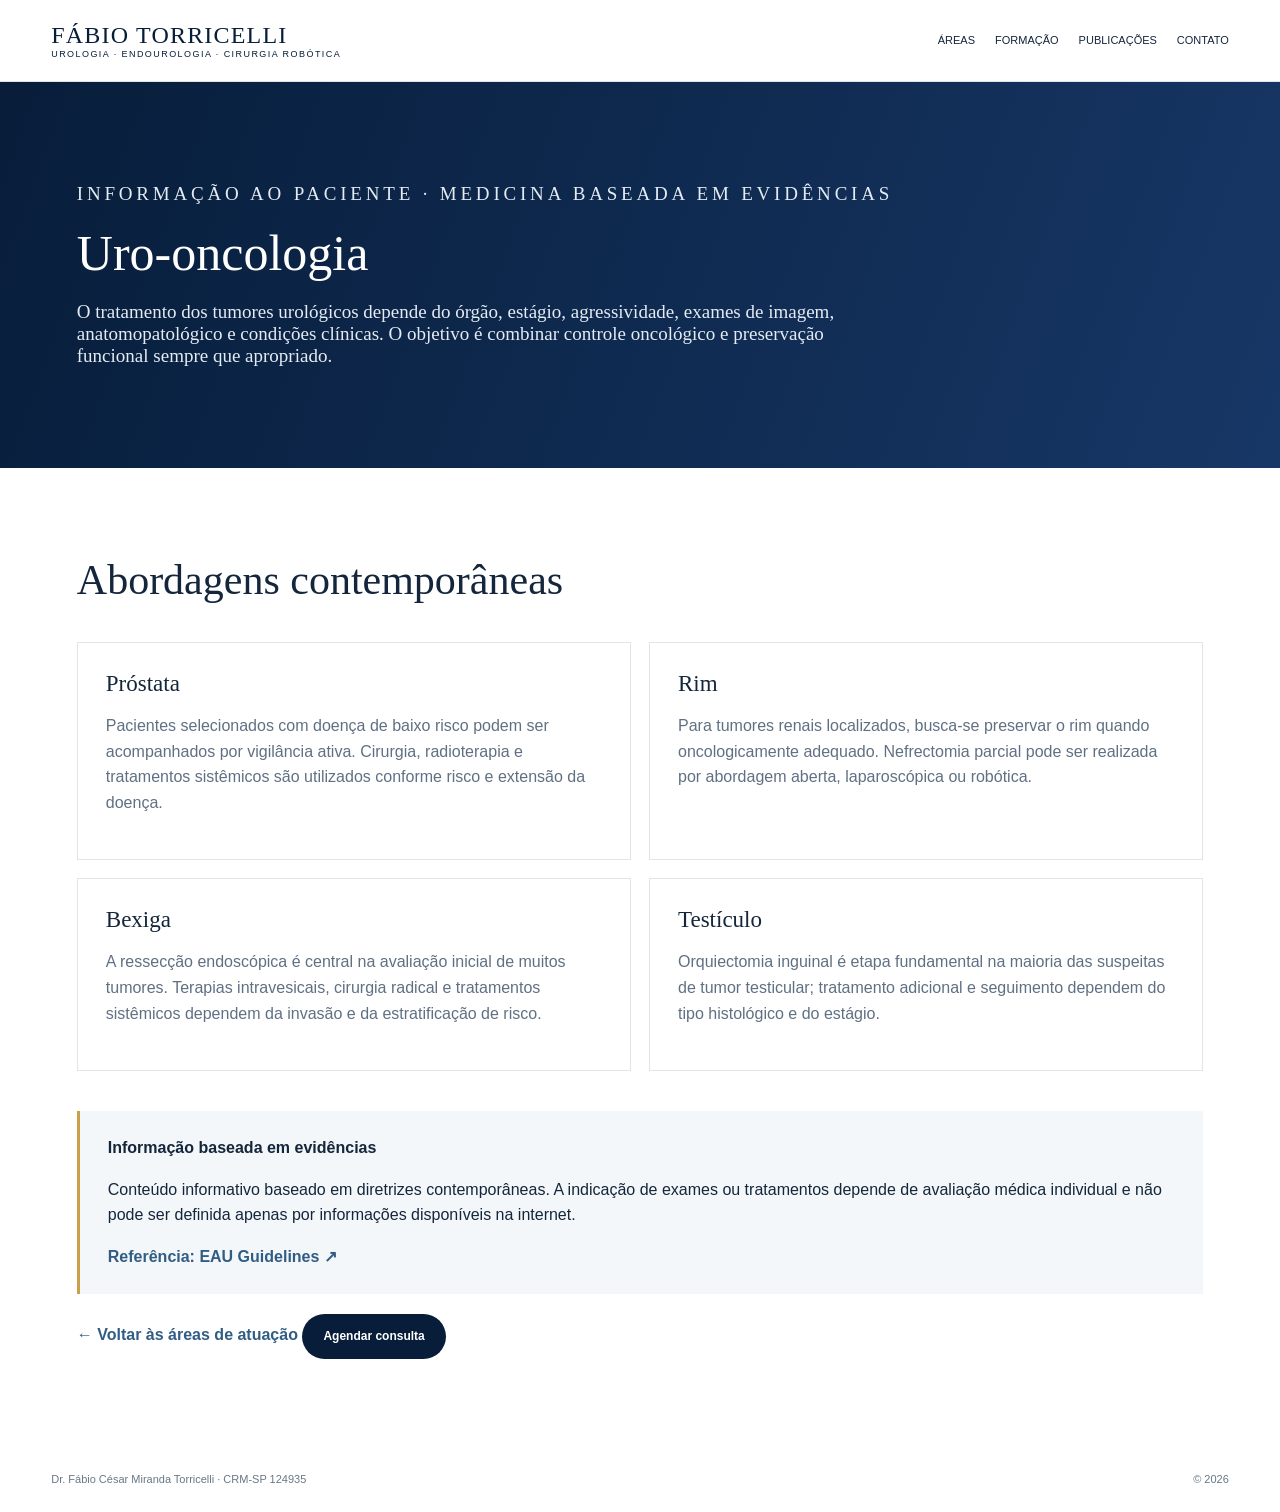
<file: uro-oncologia.html>
<!doctype html><html lang="pt-BR"><head><meta charset="utf-8"><meta name="viewport" content="width=device-width,initial-scale=1"><meta name="description" content="Avaliação e tratamento de tumores urológicos de próstata, rim, bexiga e testículo, com planejamento individualizado e baseado em evidências."><title>Uro-oncologia em São Paulo | Dr. Fábio Torricelli</title><link rel="canonical" href="https://fabiotorricelli.com.br/uro-oncologia.html"><meta name="robots" content="index,follow,max-image-preview:large"><meta property="og:locale" content="pt_BR"><meta property="og:type" content="website"><meta property="og:site_name" content="Dr. Fábio Torricelli"><meta property="og:title" content="Uro-oncologia | Dr. Fábio Torricelli"><meta property="og:description" content="Tumores urológicos de próstata, rim, bexiga e testículo e abordagens contemporâneas baseadas em evidências."><meta property="og:url" content="https://fabiotorricelli.com.br/uro-oncologia.html"><meta property="og:image" content="https://fabiotorricelli.com.br/assets/fabio.jpg"><meta name="twitter:card" content="summary_large_image"><link rel="icon" href="/favicon.svg" type="image/svg+xml"><link rel="stylesheet" href="style.css"></head><body><header class="top"><a class="brand" href="index.html">FÁBIO TORRICELLI<small>UROLOGIA · ENDOUROLOGIA · CIRURGIA ROBÓTICA</small></a><nav><a href="index.html#areas">Áreas</a><a href="index.html#formacao">Formação</a><a href="index.html#publicacoes">Publicações</a><a href="index.html#contato">Contato</a></nav></header><main><section class="treatment-hero"><p class="ey light">INFORMAÇÃO AO PACIENTE · MEDICINA BASEADA EM EVIDÊNCIAS</p><h1>Uro-oncologia</h1><p>O tratamento dos tumores urológicos depende do órgão, estágio, agressividade, exames de imagem, anatomopatológico e condições clínicas. O objetivo é combinar controle oncológico e preservação funcional sempre que apropriado.</p></section><section class="section"><h2>Abordagens contemporâneas</h2><div class="treatments"><article class="treatment"><h3>Próstata</h3><p>Pacientes selecionados com doença de baixo risco podem ser acompanhados por vigilância ativa. Cirurgia, radioterapia e tratamentos sistêmicos são utilizados conforme risco e extensão da doença.</p></article><article class="treatment"><h3>Rim</h3><p>Para tumores renais localizados, busca-se preservar o rim quando oncologicamente adequado. Nefrectomia parcial pode ser realizada por abordagem aberta, laparoscópica ou robótica.</p></article><article class="treatment"><h3>Bexiga</h3><p>A ressecção endoscópica é central na avaliação inicial de muitos tumores. Terapias intravesicais, cirurgia radical e tratamentos sistêmicos dependem da invasão e da estratificação de risco.</p></article><article class="treatment"><h3>Testículo</h3><p>Orquiectomia inguinal é etapa fundamental na maioria das suspeitas de tumor testicular; tratamento adicional e seguimento dependem do tipo histológico e do estágio.</p></article></div><div class="evidence"><strong>Informação baseada em evidências</strong><p>Conteúdo informativo baseado em diretrizes contemporâneas. A indicação de exames ou tratamentos depende de avaliação médica individual e não pode ser definida apenas por informações disponíveis na internet.</p><a target="_blank" rel="noopener" href="https://uroweb.org/guidelines">Referência: EAU Guidelines ↗</a></div><a class="back" href="index.html#areas">← Voltar às áreas de atuação</a> <a class="btn" href="index.html#contato">Agendar consulta</a></section></main><footer><span>Dr. Fábio César Miranda Torricelli · CRM-SP 124935</span><span>© 2026</span></footer></body></html>
</file>
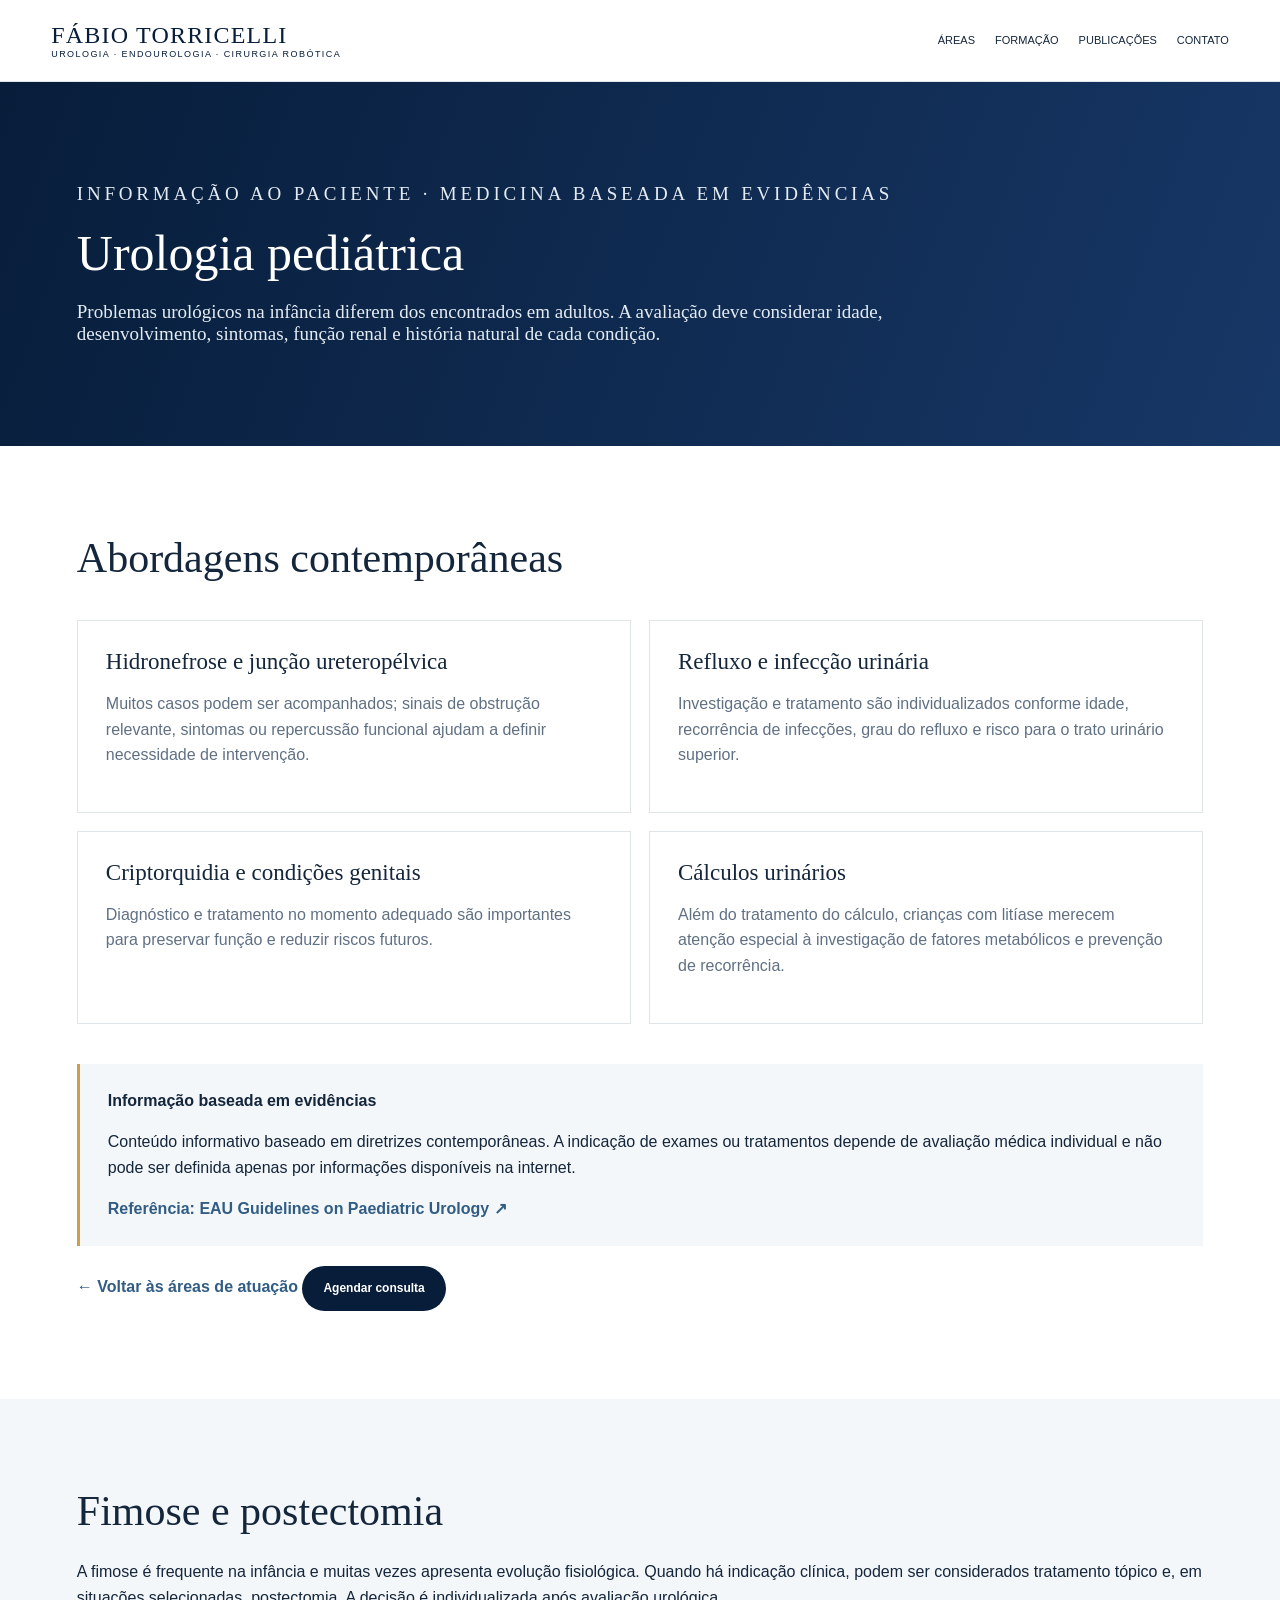
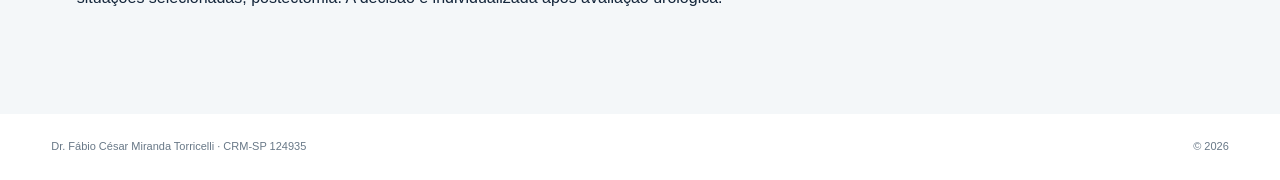
<file: urologia-pediatrica.html>
<!doctype html><html lang="pt-BR"><head><meta charset="utf-8"><meta name="viewport" content="width=device-width,initial-scale=1"><meta name="description" content="Avaliação urológica de crianças e adolescentes em São Paulo, incluindo hidronefrose, refluxo, criptorquidia, cálculos e outras condições urológicas."><title>Urologia Pediátrica em São Paulo | Dr. Fábio Torricelli</title><link rel="canonical" href="https://fabiotorricelli.com.br/urologia-pediatrica.html"><meta name="robots" content="index,follow,max-image-preview:large"><meta property="og:locale" content="pt_BR"><meta property="og:type" content="website"><meta property="og:site_name" content="Dr. Fábio Torricelli"><meta property="og:title" content="Urologia Pediátrica | Dr. Fábio Torricelli"><meta property="og:description" content="Urologia pediátrica: hidronefrose, refluxo urinário, criptorquidia e cálculos urinários."><meta property="og:url" content="https://fabiotorricelli.com.br/urologia-pediatrica.html"><meta property="og:image" content="https://fabiotorricelli.com.br/assets/fabio.jpg"><meta name="twitter:card" content="summary_large_image"><link rel="icon" href="/favicon.svg" type="image/svg+xml"><link rel="stylesheet" href="style.css"></head><body><header class="top"><a class="brand" href="index.html">FÁBIO TORRICELLI<small>UROLOGIA · ENDOUROLOGIA · CIRURGIA ROBÓTICA</small></a><nav><a href="index.html#areas">Áreas</a><a href="index.html#formacao">Formação</a><a href="index.html#publicacoes">Publicações</a><a href="index.html#contato">Contato</a></nav></header><main><section class="treatment-hero"><p class="ey light">INFORMAÇÃO AO PACIENTE · MEDICINA BASEADA EM EVIDÊNCIAS</p><h1>Urologia pediátrica</h1><p>Problemas urológicos na infância diferem dos encontrados em adultos. A avaliação deve considerar idade, desenvolvimento, sintomas, função renal e história natural de cada condição.</p></section><section class="section"><h2>Abordagens contemporâneas</h2><div class="treatments"><article class="treatment"><h3>Hidronefrose e junção ureteropélvica</h3><p>Muitos casos podem ser acompanhados; sinais de obstrução relevante, sintomas ou repercussão funcional ajudam a definir necessidade de intervenção.</p></article><article class="treatment"><h3>Refluxo e infecção urinária</h3><p>Investigação e tratamento são individualizados conforme idade, recorrência de infecções, grau do refluxo e risco para o trato urinário superior.</p></article><article class="treatment"><h3>Criptorquidia e condições genitais</h3><p>Diagnóstico e tratamento no momento adequado são importantes para preservar função e reduzir riscos futuros.</p></article><article class="treatment"><h3>Cálculos urinários</h3><p>Além do tratamento do cálculo, crianças com litíase merecem atenção especial à investigação de fatores metabólicos e prevenção de recorrência.</p></article></div><div class="evidence"><strong>Informação baseada em evidências</strong><p>Conteúdo informativo baseado em diretrizes contemporâneas. A indicação de exames ou tratamentos depende de avaliação médica individual e não pode ser definida apenas por informações disponíveis na internet.</p><a target="_blank" rel="noopener" href="https://uroweb.org/guidelines/paediatric-urology">Referência: EAU Guidelines on Paediatric Urology ↗</a></div><a class="back" href="index.html#areas">← Voltar às áreas de atuação</a> <a class="btn" href="index.html#contato">Agendar consulta</a></section><section class="section soft"><div class="prose"><h2>Fimose e postectomia</h2><p>A fimose é frequente na infância e muitas vezes apresenta evolução fisiológica. Quando há indicação clínica, podem ser considerados tratamento tópico e, em situações selecionadas, postectomia. A decisão é individualizada após avaliação urológica.</p></div></section></main><footer><span>Dr. Fábio César Miranda Torricelli · CRM-SP 124935</span><span>© 2026</span></footer></body></html>
</file>
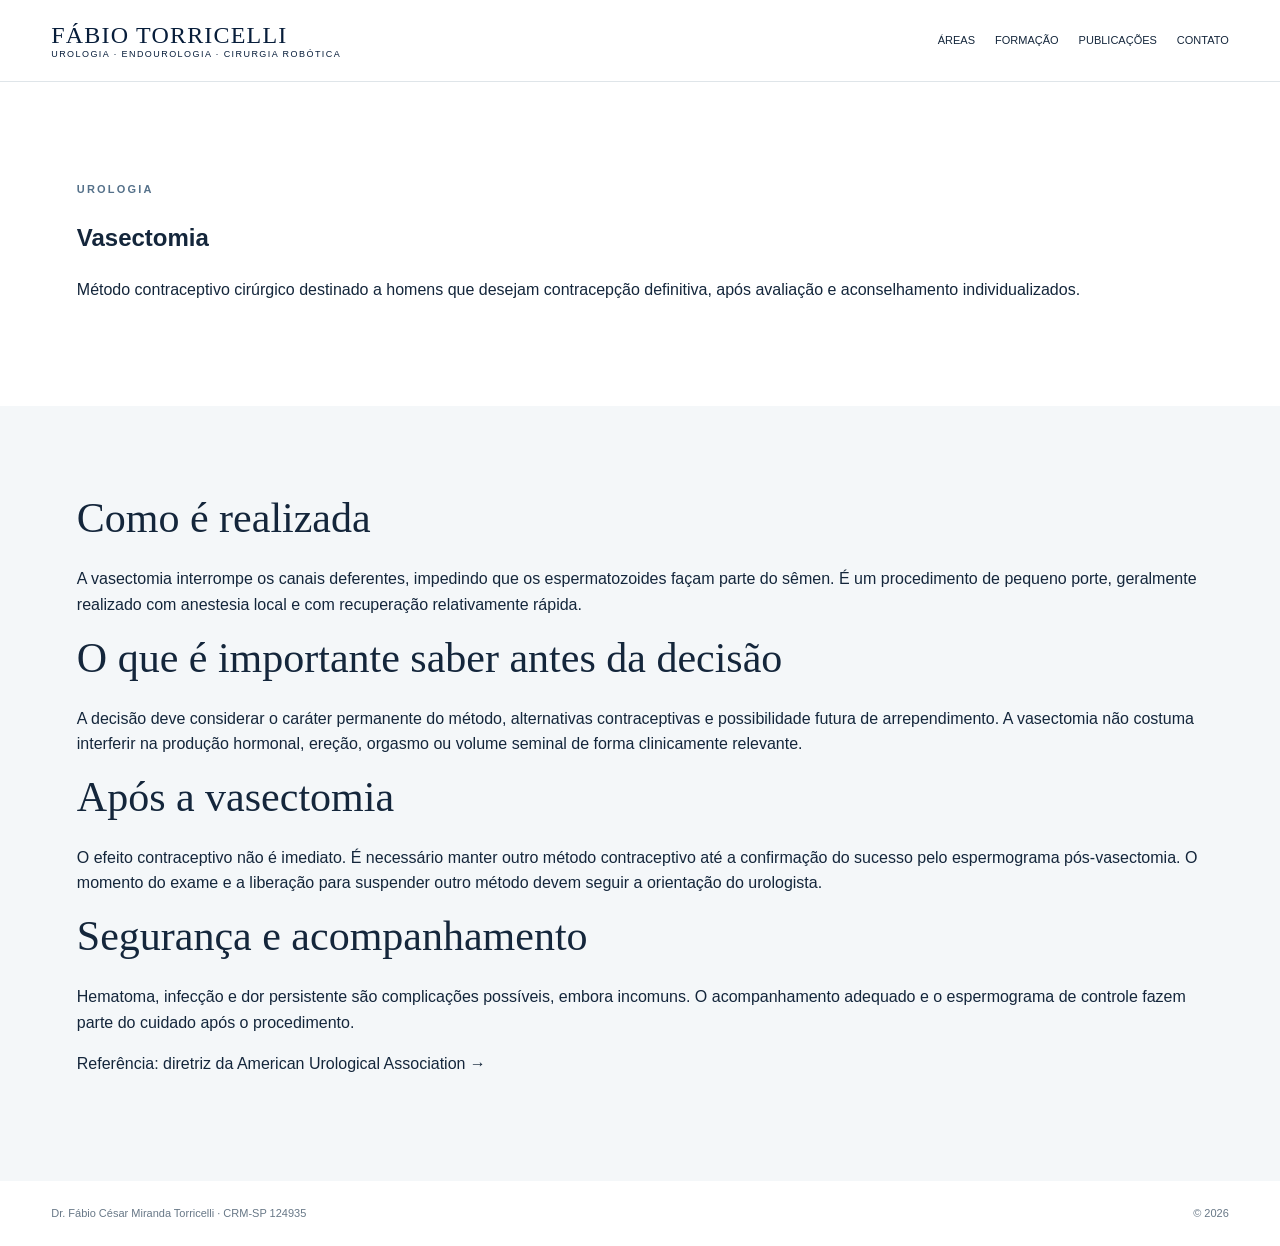
<file: vasectomia.html>
<!doctype html>
<html lang="pt-BR">
<head>
<meta charset="utf-8">
<meta name="viewport" content="width=device-width,initial-scale=1">
<title>Vasectomia em São Paulo | Dr. Fábio Torricelli</title>
<meta name="description" content="Informações sobre vasectomia em São Paulo: indicação, como é realizada, recuperação, espermograma após o procedimento e acompanhamento urológico.">
<link rel="canonical" href="https://fabiotorricelli.com.br/vasectomia.html">
<link rel="stylesheet" href="style.css">
<link rel="icon" href="favicon.svg">
<meta name="robots" content="index,follow">
<meta property="og:title" content="Vasectomia em São Paulo | Dr. Fábio Torricelli">
<meta property="og:description" content="Vasectomia: avaliação, procedimento, recuperação e controle com espermograma pós-vasectomia.">
<meta property="og:url" content="https://fabiotorricelli.com.br/vasectomia.html">
<meta property="og:type" content="website">
</head><body>
<header class="top"><a class="brand" href="index.html">FÁBIO TORRICELLI<small>UROLOGIA · ENDOUROLOGIA · CIRURGIA ROBÓTICA</small></a><nav><a href="index.html#areas">Áreas</a><a href="index.html#formacao">Formação</a><a href="index.html#publicacoes">Publicações</a><a href="index.html#contato">Contato</a></nav></header>
<main>
<section class="section">
<p class="ey">UROLOGIA</p>
<h1>Vasectomia</h1>
<p class="lead">Método contraceptivo cirúrgico destinado a homens que desejam contracepção definitiva, após avaliação e aconselhamento individualizados.</p>
</section>
<section class="section soft">
<div class="prose">
<h2>Como é realizada</h2>
<p>A vasectomia interrompe os canais deferentes, impedindo que os espermatozoides façam parte do sêmen. É um procedimento de pequeno porte, geralmente realizado com anestesia local e com recuperação relativamente rápida.</p>
<h2>O que é importante saber antes da decisão</h2>
<p>A decisão deve considerar o caráter permanente do método, alternativas contraceptivas e possibilidade futura de arrependimento. A vasectomia não costuma interferir na produção hormonal, ereção, orgasmo ou volume seminal de forma clinicamente relevante.</p>
<h2>Após a vasectomia</h2>
<p>O efeito contraceptivo não é imediato. É necessário manter outro método contraceptivo até a confirmação do sucesso pelo espermograma pós-vasectomia. O momento do exame e a liberação para suspender outro método devem seguir a orientação do urologista.</p>
<h2>Segurança e acompanhamento</h2>
<p>Hematoma, infecção e dor persistente são complicações possíveis, embora incomuns. O acompanhamento adequado e o espermograma de controle fazem parte do cuidado após o procedimento.</p>
<p><a href="https://www.auanet.org/guidelines-and-quality/guidelines/vasectomy-guideline" target="_blank" rel="noopener">Referência: diretriz da American Urological Association →</a></p>
</div>
</section>
</main>
<footer><span>Dr. Fábio César Miranda Torricelli · CRM-SP 124935</span><span>© 2026</span></footer>
</body></html>
</file>
<file: style.css>
*{box-sizing:border-box}html{scroll-behavior:smooth}body{margin:0;font:16px Arial;color:#14263b;line-height:1.6}a{text-decoration:none;color:inherit}.top{height:82px;padding:0 4vw;display:flex;align-items:center;justify-content:space-between;position:sticky;top:0;background:#fffffff5;z-index:9;border-bottom:1px solid #dfe5e9}.brand{font:24px Georgia;color:#071d3a;letter-spacing:.05em}.brand small{display:block;font:9px Arial;letter-spacing:.16em}.top nav{display:flex;gap:20px;font-size:11px;text-transform:uppercase}.hero{display:grid;grid-template-columns:1.08fr .92fr;background:linear-gradient(110deg,#071d3a,#173766);color:white;min-height:590px}.herocopy{padding:80px 6vw;align-self:center}.hero h1{font:58px Georgia;margin:0}.hero h2{font:300 20px Arial;letter-spacing:.3em;text-transform:uppercase}.hero p{font:20px Georgia;max-width:700px}.hero img{width:100%;height:100%;object-fit:cover}.ey{font-size:11px;letter-spacing:.2em;font-weight:bold;color:#55718a}.light{color:#dce6ef}.line{width:70px;height:2px;background:#c8a14a;margin:26px 0 17px}.tag{font-size:11px;letter-spacing:.2em}.btn{display:inline-block;padding:13px 21px;border-radius:25px;background:#071d3a;color:white;font-size:12px;font-weight:bold;margin:12px 8px 0 0}.hero .btn{background:#c8a14a;color:#071d3a}.hero .outline{background:transparent;color:white;border:1px solid #bdcad8}.section{padding:88px 6vw}.soft{background:#f4f7f9}.section h2,.contact h2{font:42px Georgia;margin:0 0 24px}.wide{max-width:850px;color:#607083}.grid{display:grid;gap:18px}.areas{grid-template-columns:repeat(5,1fr);margin-top:40px}.card{padding:26px;background:white;border:1px solid #dfe5e9}.card h3{font:22px Georgia}.card p{font-size:14px;color:#607083}.num{color:#c8a14a;font-size:12px}.timeline{max-width:900px;margin:42px 0;border-left:2px solid #c8a14a;padding-left:35px}.step{position:relative;margin-bottom:32px}.step i{position:absolute;left:-53px;top:0;width:34px;height:34px;border-radius:50%;display:grid;place-items:center;background:#071d3a;color:white;font-style:normal}.step strong{display:block;font:22px Georgia}.step a{color:#356080}.pubs{grid-template-columns:repeat(3,1fr);margin-top:38px}.pubs small{color:#71808c}.pubs a{font-size:13px;color:#315d84;font-weight:bold}.gallery{display:grid;grid-template-columns:repeat(4,1fr);gap:12px;margin-top:35px}.gallery figure{margin:0;position:relative}.gallery img{width:100%;height:260px;object-fit:cover;display:block}.gallery figcaption{position:absolute;bottom:0;background:#071d3ae8;color:white;padding:7px 12px;font-size:12px}.contact{padding:68px 6vw;background:#071d3a;color:white;display:grid;grid-template-columns:1fr 1fr .7fr;gap:45px}.wa{display:inline-block;background:#16aa59;padding:14px 20px;border-radius:9px;font-weight:bold}.links{display:flex;flex-direction:column;gap:9px;color:#d8e1eb}.pagehead{padding:80px 6vw;background:#071d3a;color:white}.pagehead h1{font:52px Georgia;margin:0}.plist{margin-top:40px}.plist a{display:grid;grid-template-columns:65px 1fr;padding:17px 0;border-bottom:1px solid #dfe5e9}.plist b{color:#b58c35}footer{padding:24px 4vw;font-size:11px;color:#687887;display:flex;justify-content:space-between}@media(max-width:900px){.top nav{display:none}.hero{grid-template-columns:1fr}.hero figure{order:-1;margin:0;height:380px}.areas,.pubs{grid-template-columns:repeat(2,1fr)}.gallery{grid-template-columns:repeat(2,1fr)}.contact{grid-template-columns:1fr 1fr}}@media(max-width:600px){.hero figure{height:290px}.herocopy{padding:55px 7vw}.hero h1{font-size:43px}.section{padding:65px 7vw}.section h2{font-size:34px}.areas,.pubs,.gallery,.contact{grid-template-columns:1fr}.gallery img{height:235px}.brand{font-size:19px}footer{flex-direction:column;gap:6px}}.care{display:block;transition:transform .2s,box-shadow .2s,border-color .2s}.care:hover{transform:translateY(-4px);box-shadow:0 14px 32px #0b244015;border-color:#c8a14a}.care strong{font-size:12px;color:#315d84}.treatment-hero{padding:82px 6vw;background:linear-gradient(110deg,#071d3a,#173766);color:white}.treatment-hero h1{font:50px Georgia;margin:8px 0 16px;max-width:850px}.treatment-hero p{max-width:820px;font:19px Georgia;color:#e4ebf2}.treatments{display:grid;grid-template-columns:repeat(2,1fr);gap:18px;margin-top:38px}.treatment{padding:28px;border:1px solid #dfe5e9;background:#fff}.treatment h3{font:23px Georgia;margin:0 0 10px}.treatment p{color:#607083}.evidence{margin-top:40px;padding:24px 28px;background:#f4f7f9;border-left:3px solid #c8a14a}.evidence a{color:#315d84;font-weight:bold}.back{display:inline-block;margin-top:28px;color:#315d84;font-weight:bold}@media(max-width:650px){.treatments{grid-template-columns:1fr}.treatment-hero h1{font-size:38px}}.pub-grid{display:grid;grid-template-columns:repeat(2,minmax(0,1fr));gap:18px;margin-top:28px}.pub-card{background:#fff;border:1px solid rgba(15,38,58,.12);border-radius:16px;padding:22px;box-shadow:0 8px 24px rgba(15,38,58,.05)}.pub-card h3{margin-top:0;font-size:1.05rem;line-height:1.35}.pub-card p{line-height:1.6}.pub-meta{font-size:.88rem;font-weight:700;opacity:.7}.pub-card a{font-weight:700;text-decoration:none}.academic-links{display:flex;gap:12px;flex-wrap:wrap;margin-top:26px}.section-soft{background:#f5f7f8}.hero-small{padding-top:72px;padding-bottom:72px}@media(max-width:760px){.pub-grid{grid-template-columns:1fr}}
.medical-figure{margin:0}.medical-figure img{width:100%;height:auto;display:block;border-radius:18px;box-shadow:0 14px 38px rgba(15,38,58,.10)}.medical-figure figcaption{font-size:.88rem;opacity:.7;margin-top:10px}.pub-tools{display:flex;gap:16px;align-items:center;justify-content:space-between;margin:24px 0}.pub-tools input{width:min(620px,100%);padding:13px 16px;border:1px solid rgba(15,38,58,.2);border-radius:12px;font:inherit}.pub-list{display:grid;gap:16px}.pub-full{display:grid;grid-template-columns:70px 1fr;gap:18px;padding:22px;background:#fff;border:1px solid rgba(15,38,58,.11);border-radius:16px}.pub-year{font-weight:800;font-size:1.05rem}.pub-full h3{margin:0 0 8px;line-height:1.35}.pub-summary{line-height:1.6;display:-webkit-box;-webkit-line-clamp:4;-webkit-box-orient:vertical;overflow:hidden}.pub-status{padding:18px 0}.medical-visual{padding-top:24px}@media(max-width:700px){.pub-full{grid-template-columns:1fr}.pub-tools{align-items:flex-start;flex-direction:column}}

/* Publicações — versão editorial leve */
.pub-list{display:block}
.pub-row{display:grid;grid-template-columns:64px 1fr;gap:20px;padding:20px 4px;border-bottom:1px solid rgba(15,38,58,.10);background:transparent}
.pub-row:last-child{border-bottom:0}
.pub-row .pub-year{font-size:.92rem;font-weight:700;opacity:.62;padding-top:3px}
.pub-body h3{font-size:1.02rem;line-height:1.38;margin:0 0 5px;font-weight:650}
.pub-body .pub-meta{margin:0 0 8px;font-size:.86rem;font-style:italic;opacity:.66}
.pub-body .pub-summary{margin:0 0 7px;line-height:1.48;font-size:.94rem;opacity:.88;display:-webkit-box;-webkit-line-clamp:3;-webkit-box-orient:vertical;overflow:hidden}
.pubmed-link{font-size:.88rem;font-weight:650;text-decoration:none}
.pub-tools{margin:20px 0 10px}
@media(max-width:700px){.pub-row{grid-template-columns:1fr;gap:5px;padding:18px 2px}.pub-row .pub-year{padding-top:0}}

/* V5.1 — imagens temáticas individuais nos cuidados urológicos */
.care-image{padding:0;overflow:hidden;display:block}
.care-image>img{display:block;width:100%;height:180px;object-fit:cover;border-radius:18px 18px 0 0}
.care-image .care-body{padding:22px 24px 24px}
.care-image .num{display:inline-block;margin-bottom:8px}
@media(max-width:700px){.care-image>img{height:200px}}
.areas-intro{max-width:760px;margin:-6px auto 28px;text-align:center}.areas-final{grid-template-columns:repeat(3,minmax(0,1fr));gap:16px}.areas-final .care-compact{padding:0;overflow:hidden;display:grid;grid-template-columns:112px 1fr;min-height:190px}.areas-final .care-compact>img{width:112px;height:100%;min-height:190px;object-fit:cover}.areas-final .care-body{padding:18px 16px;display:flex;flex-direction:column}.areas-final .care-body strong{margin-top:auto}img[src*="fabio.jpg"]{object-fit:contain!important;object-position:center top!important}@media(max-width:900px){.areas-final{grid-template-columns:repeat(2,1fr)}}@media(max-width:620px){.areas-final{grid-template-columns:1fr}img[src*="fabio.jpg"]{object-fit:contain!important;object-position:center top!important;height:auto!important;max-height:none!important}}
/* V7 — apresentação profissional e responsividade */
.hero-highlights{list-style:none;padding:0;margin:24px 0 8px;max-width:720px;display:grid;gap:10px}
.hero-highlights li{position:relative;padding-left:22px;font:18px/1.45 Georgia,serif}
.hero-highlights li:before{content:"";position:absolute;left:0;top:.62em;width:7px;height:7px;border-radius:50%;background:#c8a14a}
.credentials-strip{display:grid;grid-template-columns:repeat(2,minmax(0,1fr));gap:1px;background:#dfe5e9;border-top:1px solid #dfe5e9;border-bottom:1px solid #dfe5e9}
.credential{background:#fff;text-align:center;padding:34px 20px}
.credential strong{display:block;font:36px Georgia,serif;color:#071d3a}
.credential span{display:block;margin-top:3px;color:#607083;font-size:15px}
.speaker-feature{display:grid;grid-template-columns:1.05fr .95fr;align-items:stretch;background:#f4f7f9}
.speaker-feature figure{margin:0;min-height:430px}
.speaker-feature img{display:block;width:100%;height:100%;object-fit:cover;object-position:center 32%}
.speaker-copy{padding:64px 7vw;align-self:center}
.speaker-copy h2{font:42px/1.12 Georgia,serif;color:#071d3a;margin:8px 0 18px;max-width:620px}
.speaker-copy p:not(.ey){color:#607083;max-width:610px}
@media(max-width:900px){
  .hero{grid-template-columns:1fr}
  .hero figure{height:auto;max-height:none;background:#071d3a}
  .hero figure img{width:100%;height:auto!important;max-height:none!important;object-fit:contain!important;object-position:center top!important}
  .speaker-feature{grid-template-columns:1fr}
  .speaker-feature figure{min-height:0}
  .speaker-feature img{height:auto;max-height:620px;object-fit:cover;object-position:center 30%}
}
@media(max-width:620px){
  .herocopy{padding:44px 7vw 52px}
  .hero-highlights{gap:9px;margin-top:20px}
  .hero-highlights li{font-size:16px;padding-left:19px}
  .credentials-strip{grid-template-columns:1fr}
  .credential{padding:24px 18px}
  .credential strong{font-size:30px}
  .speaker-copy{padding:46px 7vw 52px}
  .speaker-copy h2{font-size:32px}
  .speaker-feature img{width:100%;height:auto;max-height:none;object-fit:contain}
}
</file>
